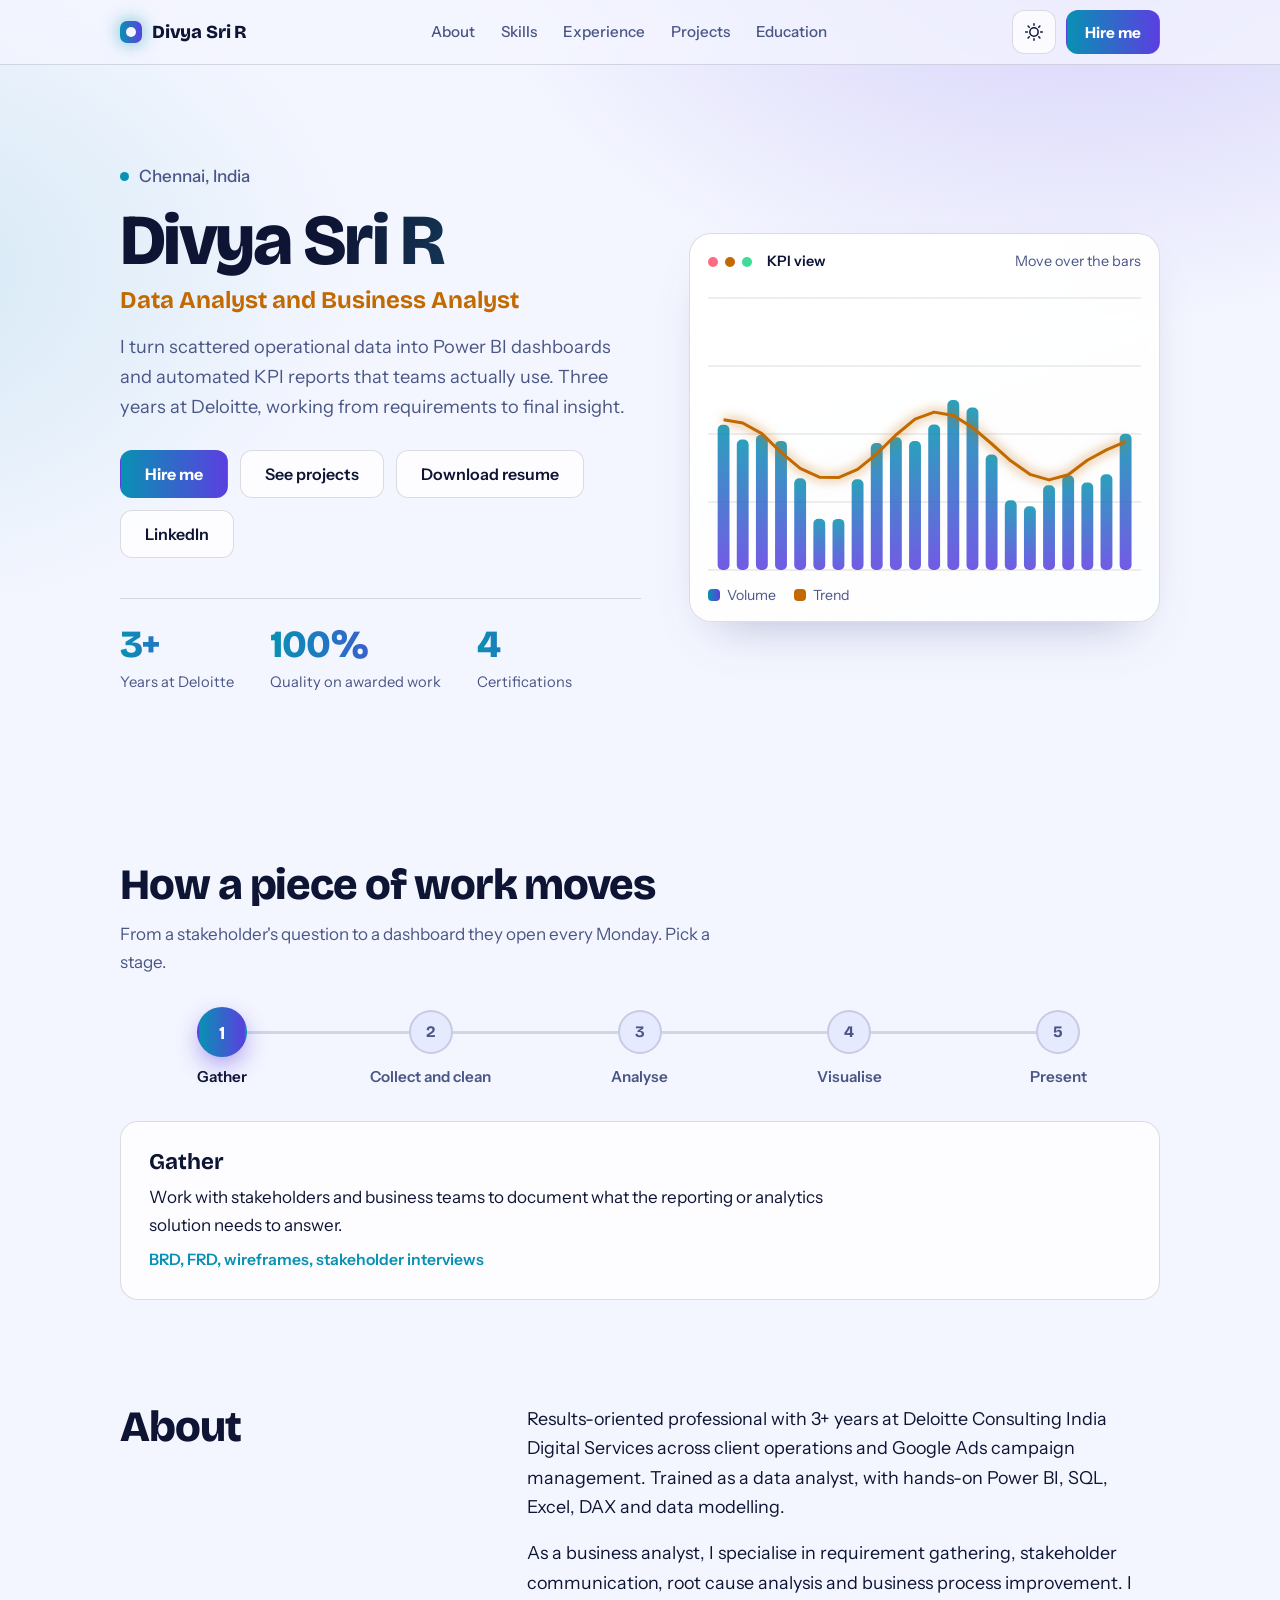
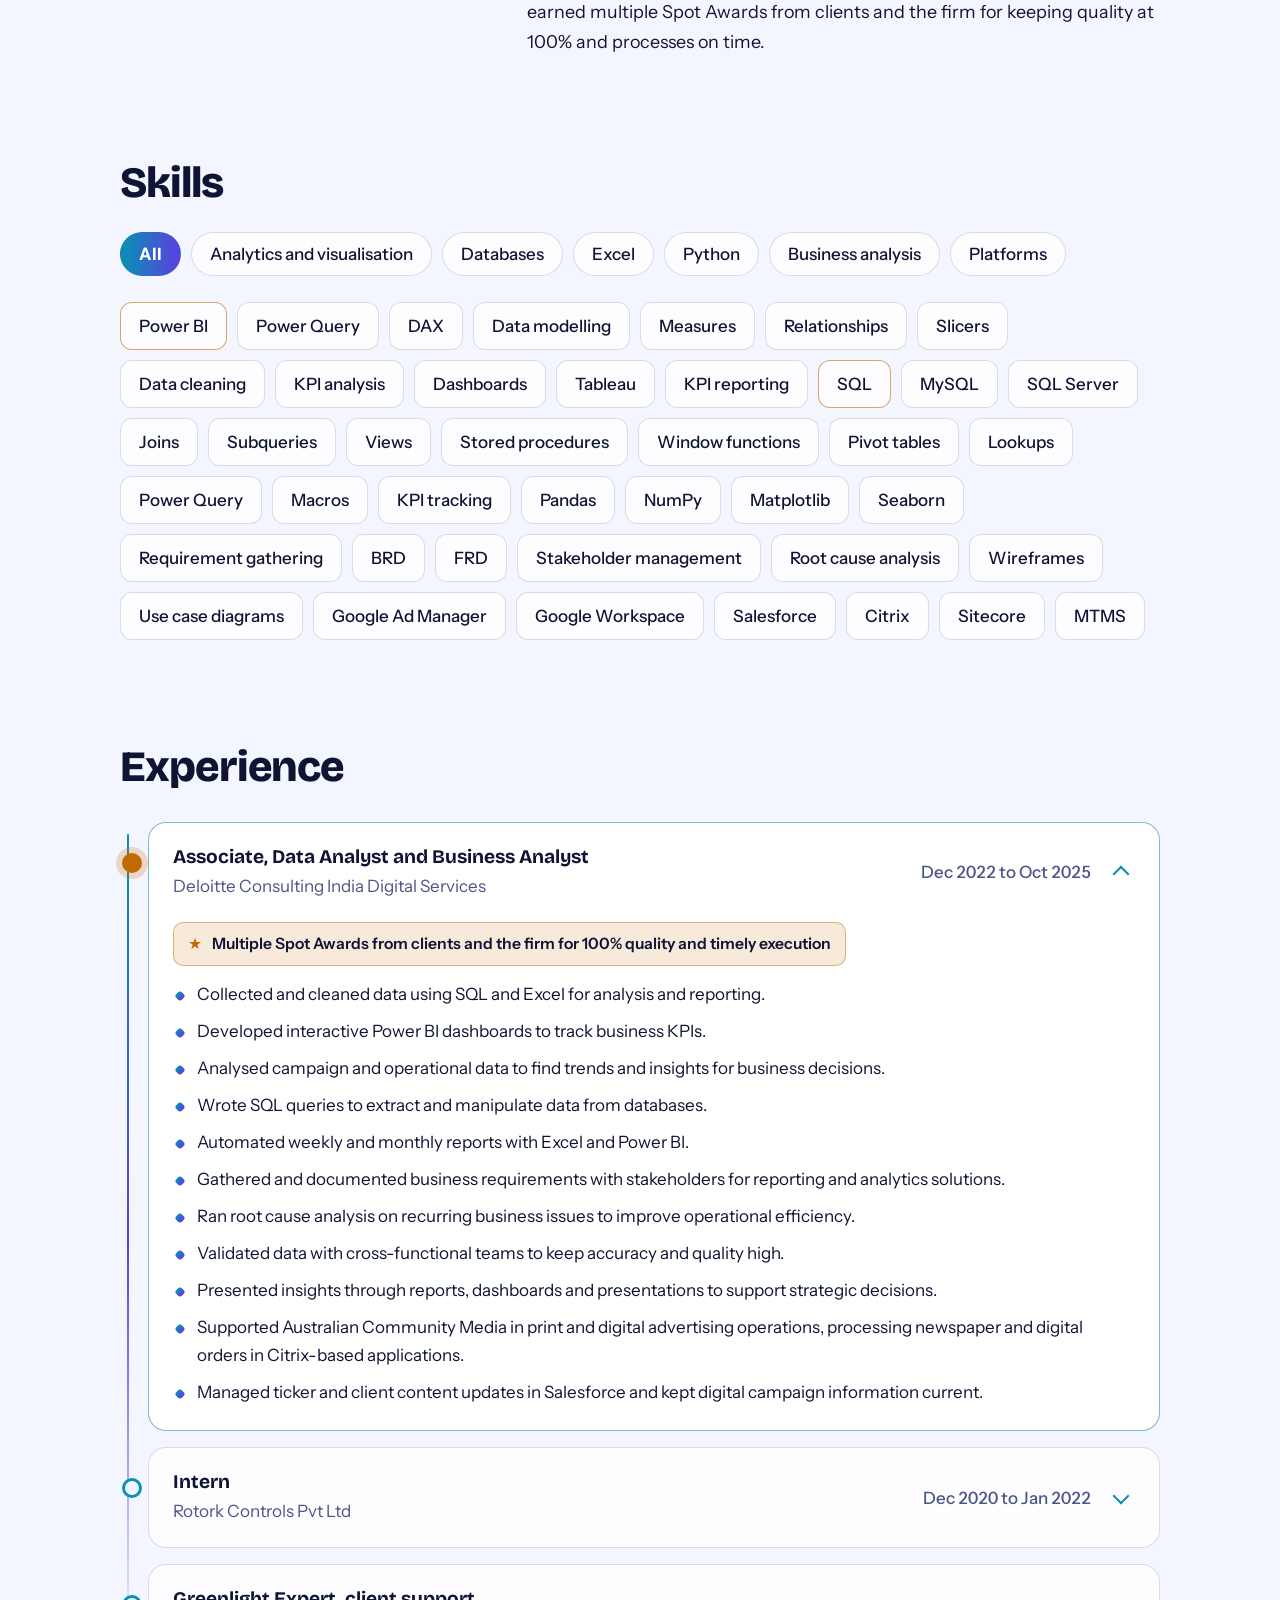
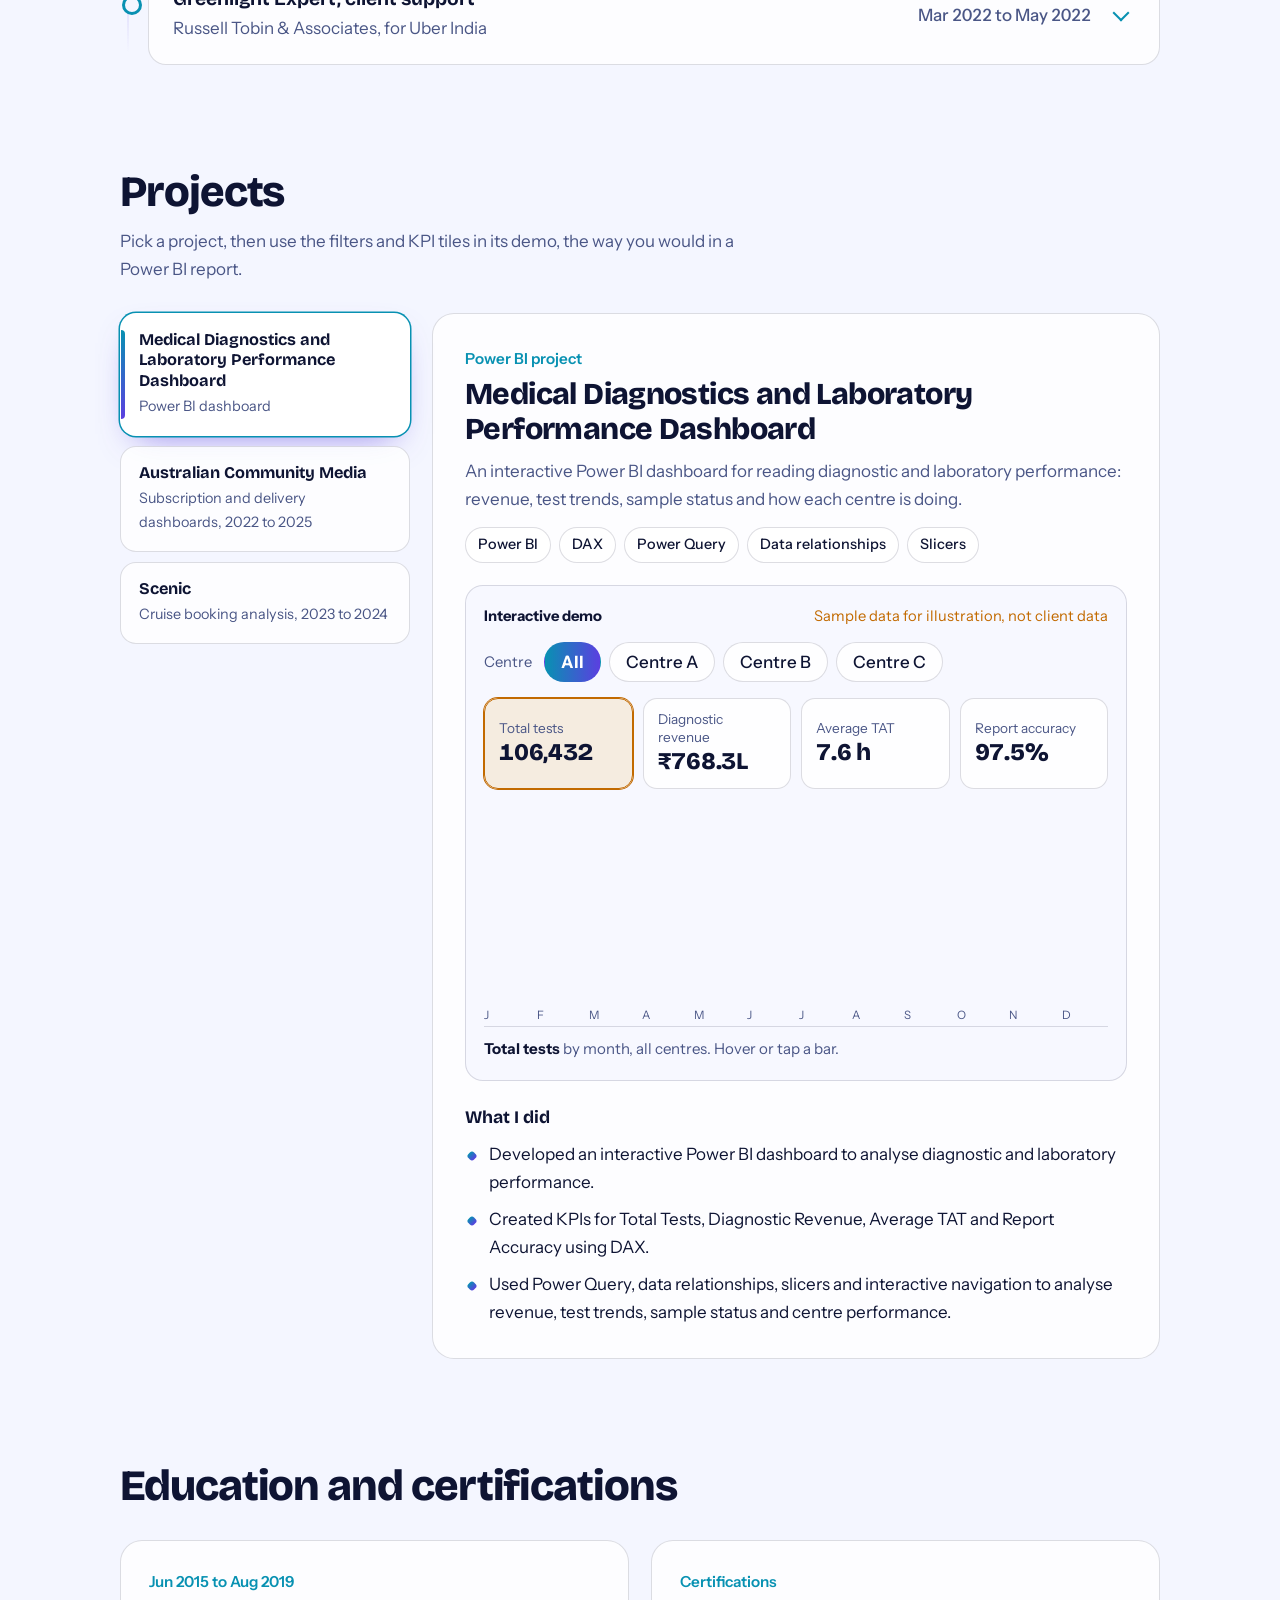
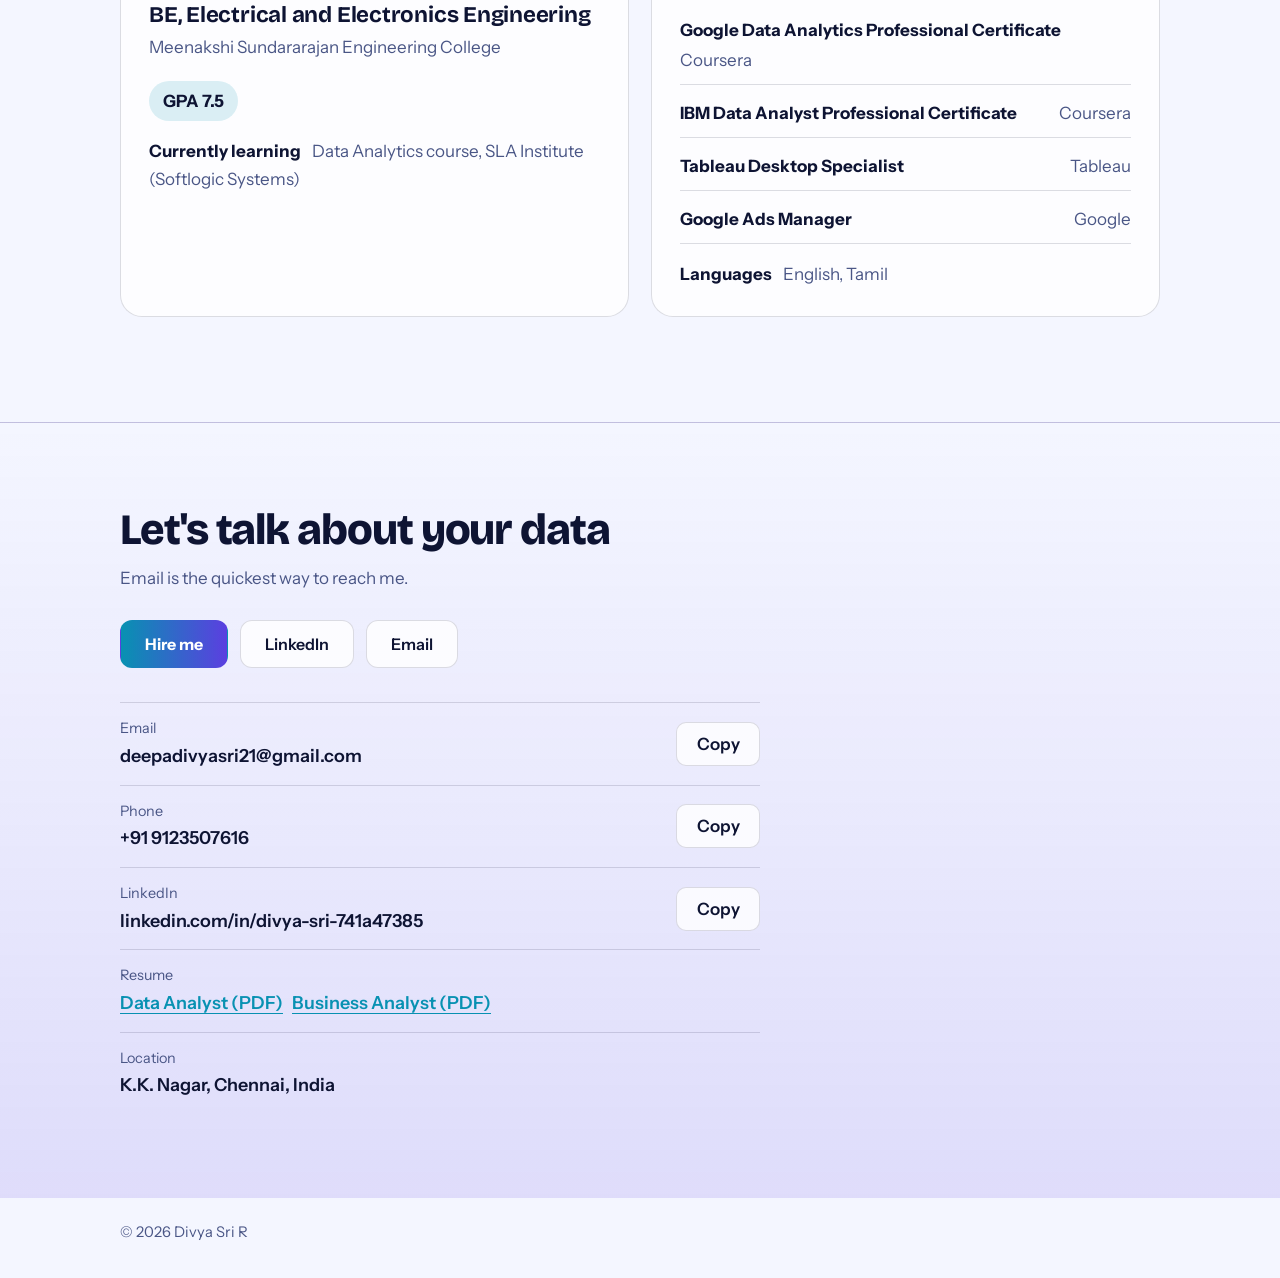
<file: Divya_Sri_R_Portfolio/index.html>
<!doctype html>
<html lang="en">
<head>
<meta charset="utf-8">
<meta name="viewport" content="width=device-width, initial-scale=1, viewport-fit=cover">
<title>Divya Sri R | Data Analyst and Business Analyst</title>
<meta name="description" content="Divya Sri R, Data Analyst and Business Analyst in Chennai. SQL, Power BI, Excel, Tableau. 3+ years at Deloitte.">
<meta name="theme-color" content="#0A0F2C">
<link rel="icon" href="data:image/svg+xml,%3Csvg xmlns=%27http://www.w3.org/2000/svg%27 viewBox=%270 0 64 64%27%3E%3Cdefs%3E%3ClinearGradient id=%27g%27 x1=%270%27 y1=%270%27 x2=%271%27 y2=%271%27%3E%3Cstop offset=%270%27 stop-color=%27%2335e0f2%27/%3E%3Cstop offset=%271%27 stop-color=%27%238b6cff%27/%3E%3C/linearGradient%3E%3C/defs%3E%3Crect width=%2764%27 height=%2764%27 rx=%2716%27 fill=%27url(%23g)%27/%3E%3Ctext x=%2732%27 y=%2744%27 font-size=%2732%27 font-family=%27Arial%27 font-weight=%27bold%27 text-anchor=%27middle%27 fill=%27%23070b22%27%3ED%3C/text%3E%3C/svg%3E">
<meta property="og:title" content="Divya Sri R | Data Analyst and Business Analyst">
<meta property="og:description" content="SQL, Power BI, Excel, Tableau. 3+ years at Deloitte. Chennai, India.">
<meta property="og:type" content="website">
<link rel="preconnect" href="https://fonts.googleapis.com">
<link rel="preconnect" href="https://fonts.gstatic.com" crossorigin>
<link href="https://fonts.googleapis.com/css2?family=Bricolage+Grotesque:opsz,wght@12..96,500;12..96,700;12..96,800&family=Instrument+Sans:wght@400;500;600&display=swap" rel="stylesheet">
<link rel="stylesheet" href="source/css/style.css">
<style>html { scroll-behavior: smooth; }</style>
</head>
<body>
<a class="skip" href="#main">Skip to main content</a>
<div class="topbar" aria-hidden="true"><i></i></div>

<header class="site-header">
  <div class="wrap bar">
    <a class="brand" href="#top" aria-label="Divya Sri R, back to top"><span class="mark" aria-hidden="true"></span>Divya Sri R</a>
    <nav aria-label="Sections">
      <ul>
        <li><a href="#about">About</a></li>
        <li><a href="#skills">Skills</a></li>
        <li><a href="#experience">Experience</a></li>
        <li><a href="#projects">Projects</a></li>
        <li><a href="#education">Education</a></li>
      </ul>
    </nav>
    <div class="bar-actions">
      <button class="icon-btn" id="theme" type="button" aria-label="Switch to light theme" aria-pressed="false">
        <svg viewBox="0 0 24 24" width="20" height="20" aria-hidden="true"><path class="sun" d="M12 4V2m0 20v-2m8-8h2M2 12h2m13.7-5.7 1.4-1.4M4.9 19.1l1.4-1.4m0-11.4L4.9 4.9m14.2 14.2-1.4-1.4M12 7a5 5 0 1 0 0 10 5 5 0 0 0 0-10Z" fill="none" stroke="currentColor" stroke-width="1.8" stroke-linecap="round"/></svg>
      </button>
      <a class="btn btn-solid sm" href="#contact">Hire me</a>
    </div>
  </div>
</header>

<nav class="rail" id="rail" aria-label="Page progress"><div class="rail-line"><i></i></div><ul></ul></nav>

<main id="main">

  <!-- HERO -->
  <section class="hero" id="top" data-label="Intro" aria-labelledby="name">
    <div class="wrap hero-grid">
      <div class="hero-copy">
        <p class="where">Chennai, India</p>
        <h1 id="name">Divya Sri R</h1>
        <p class="role">Data Analyst and Business Analyst</p>
        <p class="lede">I turn scattered operational data into Power BI dashboards and automated KPI reports that teams actually use. Three years at Deloitte, working from requirements to final insight.</p>
        <div class="cta-row">
          <a class="btn btn-solid" href="#contact">Hire me</a>
          <a class="btn" href="#projects">See projects</a>
          <a class="btn" href="assets/Divya_Sri_R_Data_Analyst_Resume.pdf" download>Download resume</a>
          <a class="btn js-linkedin" href="#contact" aria-label="LinkedIn profile">LinkedIn</a>
        </div>
        <dl class="stats">
          <div><dt>Years at Deloitte</dt><dd><span data-count="3" data-suffix="+">3+</span></dd></div>
          <div><dt>Quality on awarded work</dt><dd><span data-count="100" data-suffix="%">100%</span></dd></div>
          <div><dt>Certifications</dt><dd><span data-count="4">4</span></dd></div>
        </dl>
      </div>

      <figure class="viz tilt" aria-label="Decorative interactive chart. Move your pointer across it.">
        <figcaption>
          <span class="dot"></span><span class="dot"></span><span class="dot"></span>
          <b>KPI view</b><em>Move over the bars</em>
        </figcaption>
        <canvas id="chart" role="img" aria-label="Animated bar and line chart that reacts to the pointer"></canvas>
        <div class="legend"><span><i class="k1"></i>Volume</span><span><i class="k2"></i>Trend</span></div>
      </figure>
    </div>
  </section>

  <!-- FLOW -->
  <section class="block" id="flow" data-label="Process" aria-labelledby="flow-h">
    <div class="wrap">
      <h2 id="flow-h">How a piece of work moves</h2>
      <p class="sub">From a stakeholder's question to a dashboard they open every Monday. Pick a stage.</p>

      <div class="pipe" id="pipe" style="--step:0">
        <div class="pipe-track" aria-hidden="true"><i></i><b></b></div>
        <div class="stages" role="tablist" aria-label="Work stages">
          <button role="tab" id="st-0" aria-selected="true" aria-controls="stage-panel" type="button"><span class="n">1</span>Gather</button>
          <button role="tab" id="st-1" aria-selected="false" aria-controls="stage-panel" tabindex="-1" type="button"><span class="n">2</span>Collect and clean</button>
          <button role="tab" id="st-2" aria-selected="false" aria-controls="stage-panel" tabindex="-1" type="button"><span class="n">3</span>Analyse</button>
          <button role="tab" id="st-3" aria-selected="false" aria-controls="stage-panel" tabindex="-1" type="button"><span class="n">4</span>Visualise</button>
          <button role="tab" id="st-4" aria-selected="false" aria-controls="stage-panel" tabindex="-1" type="button"><span class="n">5</span>Present</button>
        </div>
        <div class="stage-panel" id="stage-panel" role="tabpanel" aria-live="polite" tabindex="0">
          <h3 id="stage-title">Gather</h3>
          <p id="stage-text">Work with stakeholders and business teams to document what the reporting or analytics solution needs to answer.</p>
          <p class="tools" id="stage-tools">BRD, FRD, wireframes, stakeholder interviews</p>
        </div>
      </div>
    </div>
  </section>

  <!-- ABOUT -->
  <section class="block" id="about" data-label="About" aria-labelledby="about-h">
    <div class="wrap two">
      <h2 id="about-h">About</h2>
      <div class="prose">
        <p>Results-oriented professional with 3+ years at Deloitte Consulting India Digital Services across client operations and Google Ads campaign management. Trained as a data analyst, with hands-on Power BI, SQL, Excel, DAX and data modelling.</p>
        <p>As a business analyst, I specialise in requirement gathering, stakeholder communication, root cause analysis and business process improvement. I earned multiple Spot Awards from clients and the firm for keeping quality at 100% and processes on time.</p>
      </div>
    </div>
  </section>

  <!-- SKILLS -->
  <section class="block" id="skills" data-label="Skills" aria-labelledby="skills-h">
    <div class="wrap">
      <h2 id="skills-h">Skills</h2>
      <div class="filters" role="group" aria-label="Filter skills">
        <button type="button" class="f on" data-f="all" aria-pressed="true">All</button>
        <button type="button" class="f" data-f="viz" aria-pressed="false">Analytics and visualisation</button>
        <button type="button" class="f" data-f="db" aria-pressed="false">Databases</button>
        <button type="button" class="f" data-f="xl" aria-pressed="false">Excel</button>
        <button type="button" class="f" data-f="py" aria-pressed="false">Python</button>
        <button type="button" class="f" data-f="ba" aria-pressed="false">Business analysis</button>
        <button type="button" class="f" data-f="tools" aria-pressed="false">Platforms</button>
      </div>
      <ul class="chips" id="chips">
        <li data-c="viz" class="hot">Power BI</li><li data-c="viz">Power Query</li><li data-c="viz">DAX</li><li data-c="viz">Data modelling</li><li data-c="viz">Measures</li><li data-c="viz">Relationships</li><li data-c="viz">Slicers</li><li data-c="viz">Data cleaning</li><li data-c="viz">KPI analysis</li><li data-c="viz">Dashboards</li><li data-c="viz">Tableau</li><li data-c="viz">KPI reporting</li>
        <li data-c="db" class="hot">SQL</li><li data-c="db">MySQL</li><li data-c="db">SQL Server</li><li data-c="db">Joins</li><li data-c="db">Subqueries</li><li data-c="db">Views</li><li data-c="db">Stored procedures</li><li data-c="db">Window functions</li>
        <li data-c="xl">Pivot tables</li><li data-c="xl">Lookups</li><li data-c="xl">Power Query</li><li data-c="xl">Macros</li><li data-c="xl">KPI tracking</li>
        <li data-c="py">Pandas</li><li data-c="py">NumPy</li><li data-c="py">Matplotlib</li><li data-c="py">Seaborn</li>
        <li data-c="ba">Requirement gathering</li><li data-c="ba">BRD</li><li data-c="ba">FRD</li><li data-c="ba">Stakeholder management</li><li data-c="ba">Root cause analysis</li><li data-c="ba">Wireframes</li><li data-c="ba">Use case diagrams</li>
        <li data-c="tools">Google Ad Manager</li><li data-c="tools">Google Workspace</li><li data-c="tools">Salesforce</li><li data-c="tools">Citrix</li><li data-c="tools">Sitecore</li><li data-c="tools">MTMS</li>
      </ul>
    </div>
  </section>

  <!-- EXPERIENCE -->
  <section class="block" id="experience" data-label="Experience" aria-labelledby="exp-h">
    <div class="wrap">
      <h2 id="exp-h">Experience</h2>
      <div class="timeline">
        <article class="job open">
          <button class="job-head" type="button" aria-expanded="true" aria-controls="job1">
            <span class="job-title"><b>Associate, Data Analyst and Business Analyst</b><em>Deloitte Consulting India Digital Services</em></span>
            <span class="job-date">Dec 2022 to Oct 2025</span>
            <span class="chev" aria-hidden="true"></span>
          </button>
          <div class="job-body" id="job1"><div>
            <p class="award"><span aria-hidden="true">&#9733;</span> Multiple Spot Awards from clients and the firm for 100% quality and timely execution</p>
            <ul class="bullets">
              <li>Collected and cleaned data using SQL and Excel for analysis and reporting.</li>
              <li>Developed interactive Power BI dashboards to track business KPIs.</li>
              <li>Analysed campaign and operational data to find trends and insights for business decisions.</li>
              <li>Wrote SQL queries to extract and manipulate data from databases.</li>
              <li>Automated weekly and monthly reports with Excel and Power BI.</li>
              <li>Gathered and documented business requirements with stakeholders for reporting and analytics solutions.</li>
              <li>Ran root cause analysis on recurring business issues to improve operational efficiency.</li>
              <li>Validated data with cross-functional teams to keep accuracy and quality high.</li>
              <li>Presented insights through reports, dashboards and presentations to support strategic decisions.</li>
              <li>Supported Australian Community Media in print and digital advertising operations, processing newspaper and digital orders in Citrix-based applications.</li>
              <li>Managed ticker and client content updates in Salesforce and kept digital campaign information current.</li>
            </ul>
          </div></div>
        </article>
        <article class="job">
          <button class="job-head" type="button" aria-expanded="false" aria-controls="job2">
            <span class="job-title"><b>Intern</b><em>Rotork Controls Pvt Ltd</em></span>
            <span class="job-date">Dec 2020 to Jan 2022</span>
            <span class="chev" aria-hidden="true"></span>
          </button>
          <div class="job-body" id="job2"><div>
            <ul class="bullets">
              <li>Supported reporting and documentation for business operations.</li>
              <li>Assisted with process coordination and internal communication.</li>
              <li>Supported senior executives with scheduling, correspondence and report preparation.</li>
              <li>Helped plan and run corporate events and client meetings.</li>
              <li>Reviewed customer purchase orders and processed them in ERP/MTMS, checking order details for accuracy.</li>
              <li>Contributed to improving workflow efficiency.</li>
            </ul>
          </div></div>
        </article>
        <article class="job">
          <button class="job-head" type="button" aria-expanded="false" aria-controls="job3">
            <span class="job-title"><b>Greenlight Expert, client support</b><em>Russell Tobin &amp; Associates, for Uber India</em></span>
            <span class="job-date">Mar 2022 to May 2022</span>
            <span class="chev" aria-hidden="true"></span>
          </button>
          <div class="job-body" id="job3"><div>
            <ul class="bullets">
              <li>Handled service tickets, reviewed queries and supported resolution by the defined process.</li>
            </ul>
          </div></div>
        </article>
      </div>
    </div>
  </section>

  <!-- PROJECTS -->
  <section class="block" id="projects" data-label="Projects" aria-labelledby="proj-h">
    <div class="wrap">
      <h2 id="proj-h">Projects</h2>
      <p class="sub">Pick a project, then use the filters and KPI tiles in its demo, the way you would in a Power BI report.</p>
      <div class="px">
        <div class="px-tabs" id="pxTabs" role="tablist" aria-label="Projects"></div>
        <div class="px-panel" id="pxPanel" role="tabpanel" tabindex="0">
          <p class="meta" id="pxMeta"></p>
          <h3 id="pxTitle"></h3>
          <p class="px-sum" id="pxSum"></p>
          <ul class="chips mini" id="pxTools"></ul>
          <div class="demo">
            <div class="demo-top"><b>Interactive demo</b><em>Sample data for illustration, not client data</em></div>
            <div class="slicers" id="pxSlicers" role="group" aria-label="Filter the demo"></div>
            <div class="kpis" id="pxKpis" role="group" aria-label="Pick a measure to chart"></div>
            <div class="chart" id="pxChart"></div>
            <p class="chart-cap" id="pxCap" aria-live="polite"></p>
          </div>
          <h4>What I did</h4>
          <ul class="bullets" id="pxBullets"></ul>
        </div>
      </div>
      <noscript>
        <ul class="bullets">
          <li>Medical Diagnostics and Laboratory Performance Dashboard (Power BI): KPIs for total tests, diagnostic revenue, average TAT and report accuracy using DAX.</li>
          <li>Australian Community Media (2022 to 2025): Power BI dashboards for subscriptions and delivery performance, built with SQL and Excel.</li>
          <li>Scenic (2023 to 2024): Excel and Power BI reports on cruise bookings and revenue.</li>
        </ul>
      </noscript>
    </div>
  </section>

  <!-- EDUCATION + CERTS -->
  <section class="block" id="education" data-label="Education" aria-labelledby="edu-h">
    <div class="wrap">
      <h2 id="edu-h">Education and certifications</h2>
      <div class="cards edu">
        <article class="card tilt">
          <p class="meta">Jun 2015 to Aug 2019</p>
          <h3>BE, Electrical and Electronics Engineering</h3>
          <p class="card-sub">Meenakshi Sundararajan Engineering College</p>
          <p class="gpa">GPA 7.5</p>
          <p class="learn"><b>Currently learning</b> Data Analytics course, SLA Institute (Softlogic Systems)</p>
        </article>
        <article class="card tilt">
          <p class="meta">Certifications</p>
          <ul class="certs">
            <li><b>Google Data Analytics Professional Certificate</b><span>Coursera</span></li>
            <li><b>IBM Data Analyst Professional Certificate</b><span>Coursera</span></li>
            <li><b>Tableau Desktop Specialist</b><span>Tableau</span></li>
            <li><b>Google Ads Manager</b><span>Google</span></li>
          </ul>
          <p class="langs"><b>Languages</b> English, Tamil</p>
        </article>
      </div>
    </div>
  </section>

  <!-- CONTACT -->
  <section class="contact" id="contact" data-label="Contact" aria-labelledby="contact-h">
    <div class="wrap">
      <h2 id="contact-h">Let's talk about your data</h2>
      <p class="sub">Email is the quickest way to reach me.</p>
      <div class="cta-row">
        <a class="btn btn-solid magnet" href="mailto:deepadivyasri21@gmail.com?subject=Hiring%20enquiry%20for%20Divya%20Sri%20R">Hire me</a>
        <a class="btn js-linkedin" href="#contact" aria-label="LinkedIn profile">LinkedIn</a>
        <a class="btn" href="mailto:deepadivyasri21@gmail.com">Email</a>
      </div>
      <div class="crows">
        <div class="crow"><div><p class="lbl">Email</p><p class="val" id="v-email">deepadivyasri21@gmail.com</p></div><button class="copy" type="button" data-copy="v-email">Copy</button></div>
        <div class="crow"><div><p class="lbl">Phone</p><p class="val" id="v-phone">+91 9123507616</p></div><button class="copy" type="button" data-copy="v-phone">Copy</button></div>
        <div class="crow"><div><p class="lbl">LinkedIn</p><p class="val" id="v-in">linkedin.com/in/divya-sri-741a47385</p></div><button class="copy" type="button" data-copy="v-in">Copy</button></div>
        <div class="crow"><div><p class="lbl">Resume</p><p class="val"><a class="rlink" href="assets/Divya_Sri_R_Data_Analyst_Resume.pdf" download>Data Analyst (PDF)</a> &nbsp; <a class="rlink" href="assets/Divya_Sri_R_Business_Analyst_Resume.pdf" download>Business Analyst (PDF)</a></p></div></div>
        <div class="crow"><div><p class="lbl">Location</p><p class="val">K.K. Nagar, Chennai, India</p></div></div>
      </div>
    </div>
  </section>
</main>

<footer><div class="wrap">&copy; 2026 Divya Sri R</div></footer>
<a class="fab btn btn-solid" id="fab" href="#contact" aria-label="Scroll to contact section">Hire me</a>
<div class="toast" id="toast" role="status" aria-live="polite"></div>
<script src="source/js/main.js"></script>
</body>
</html>
</file>
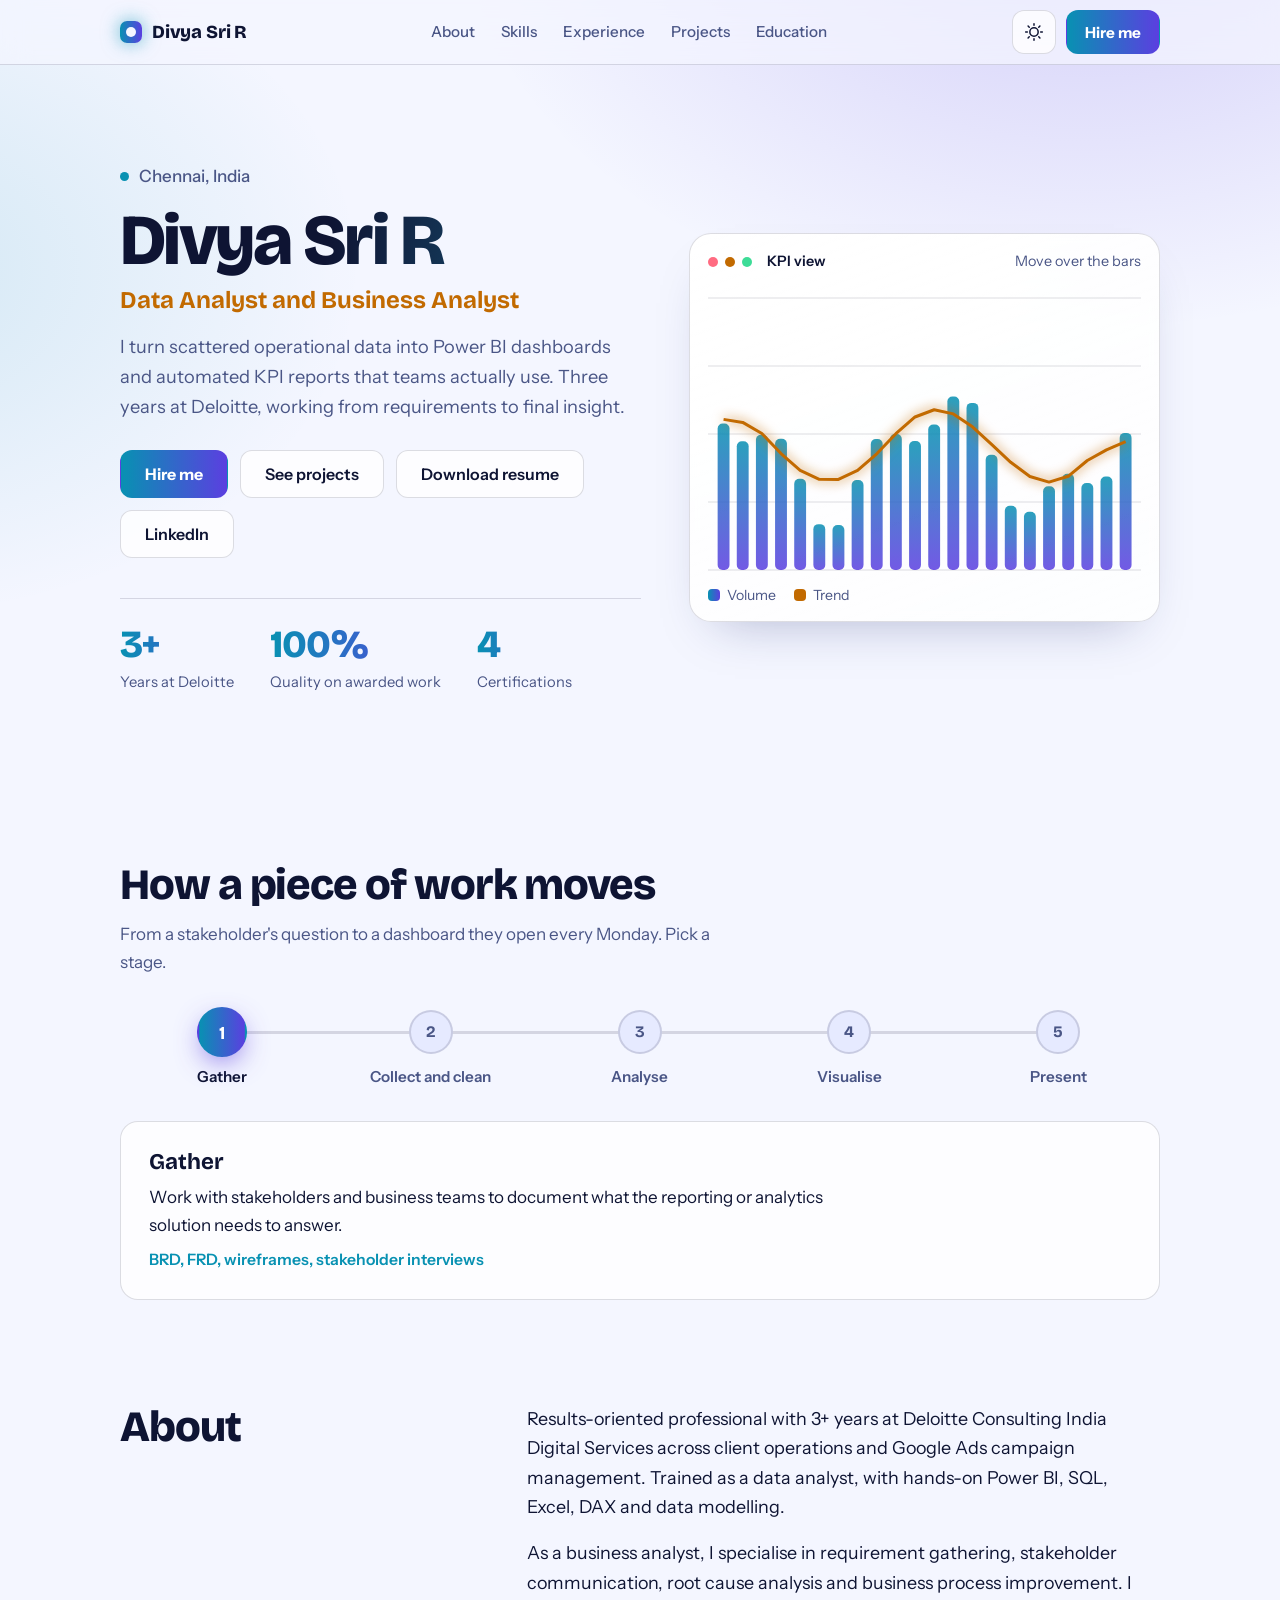
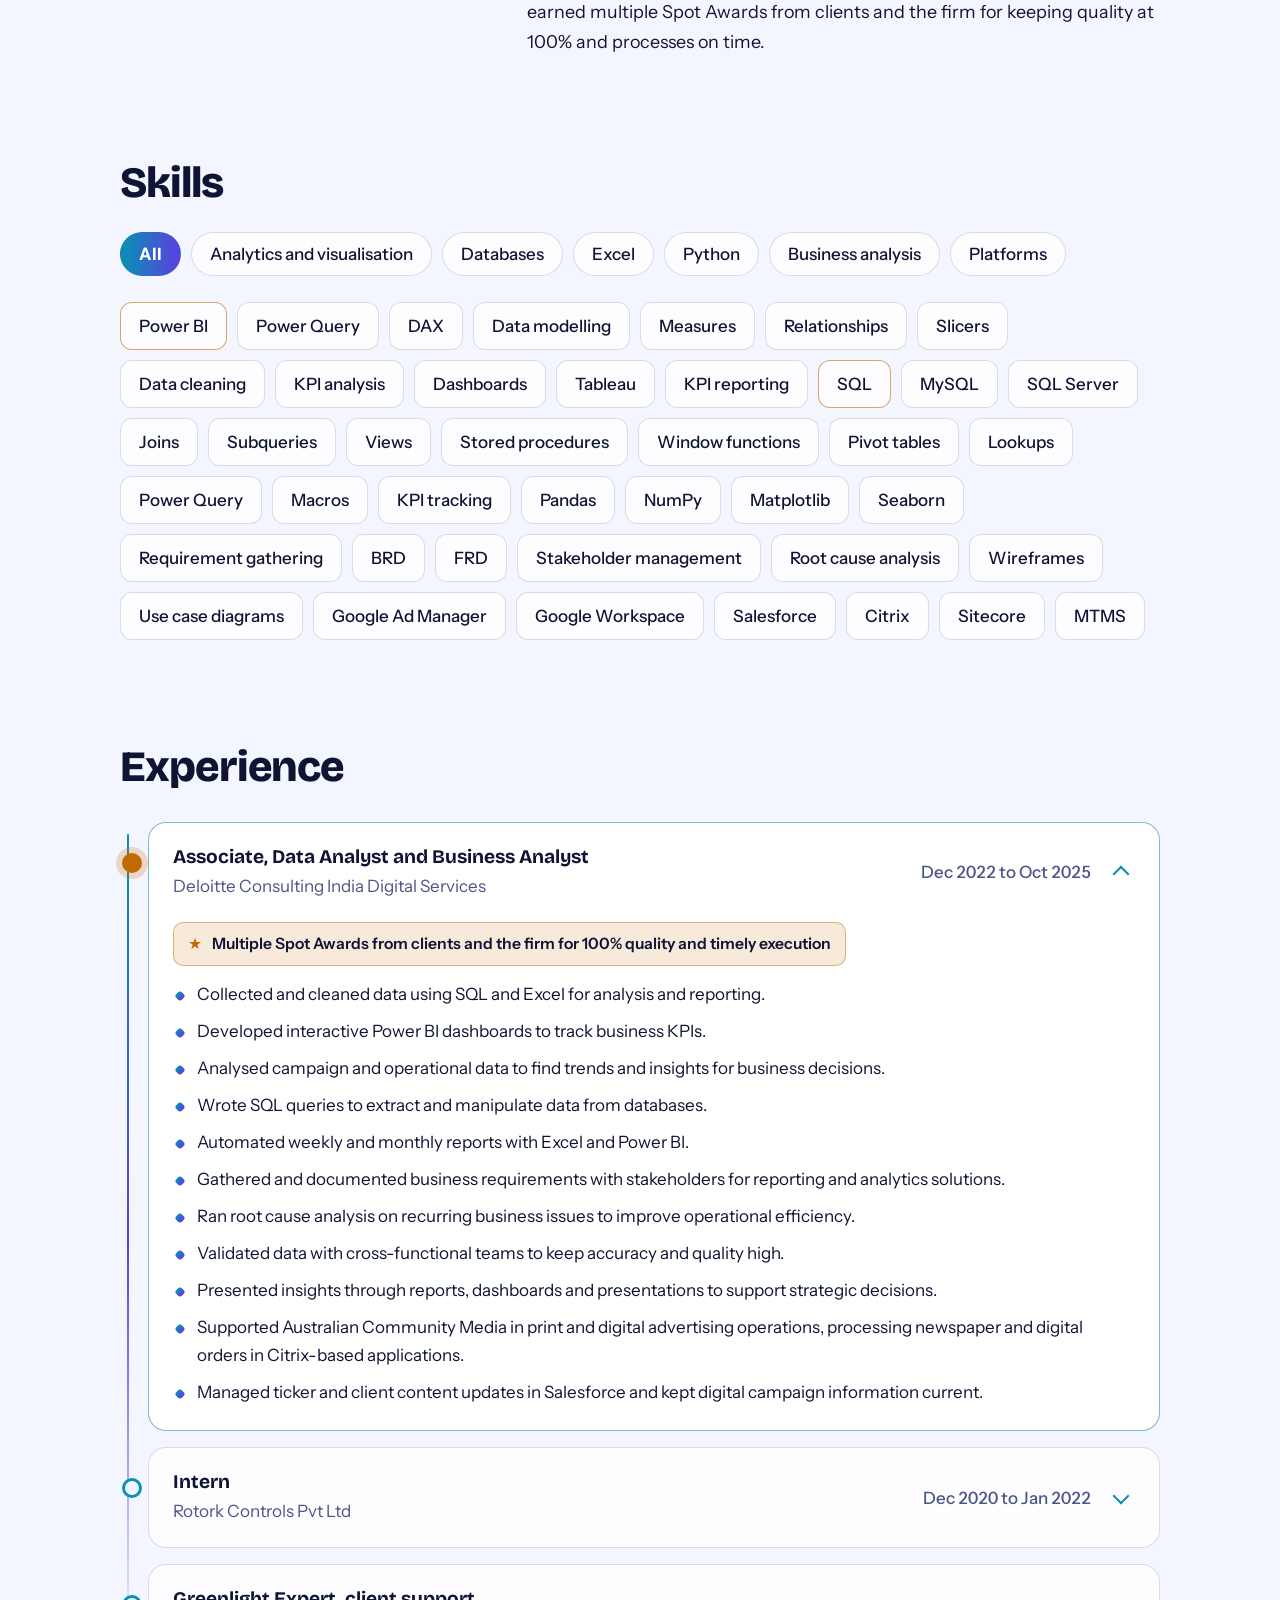
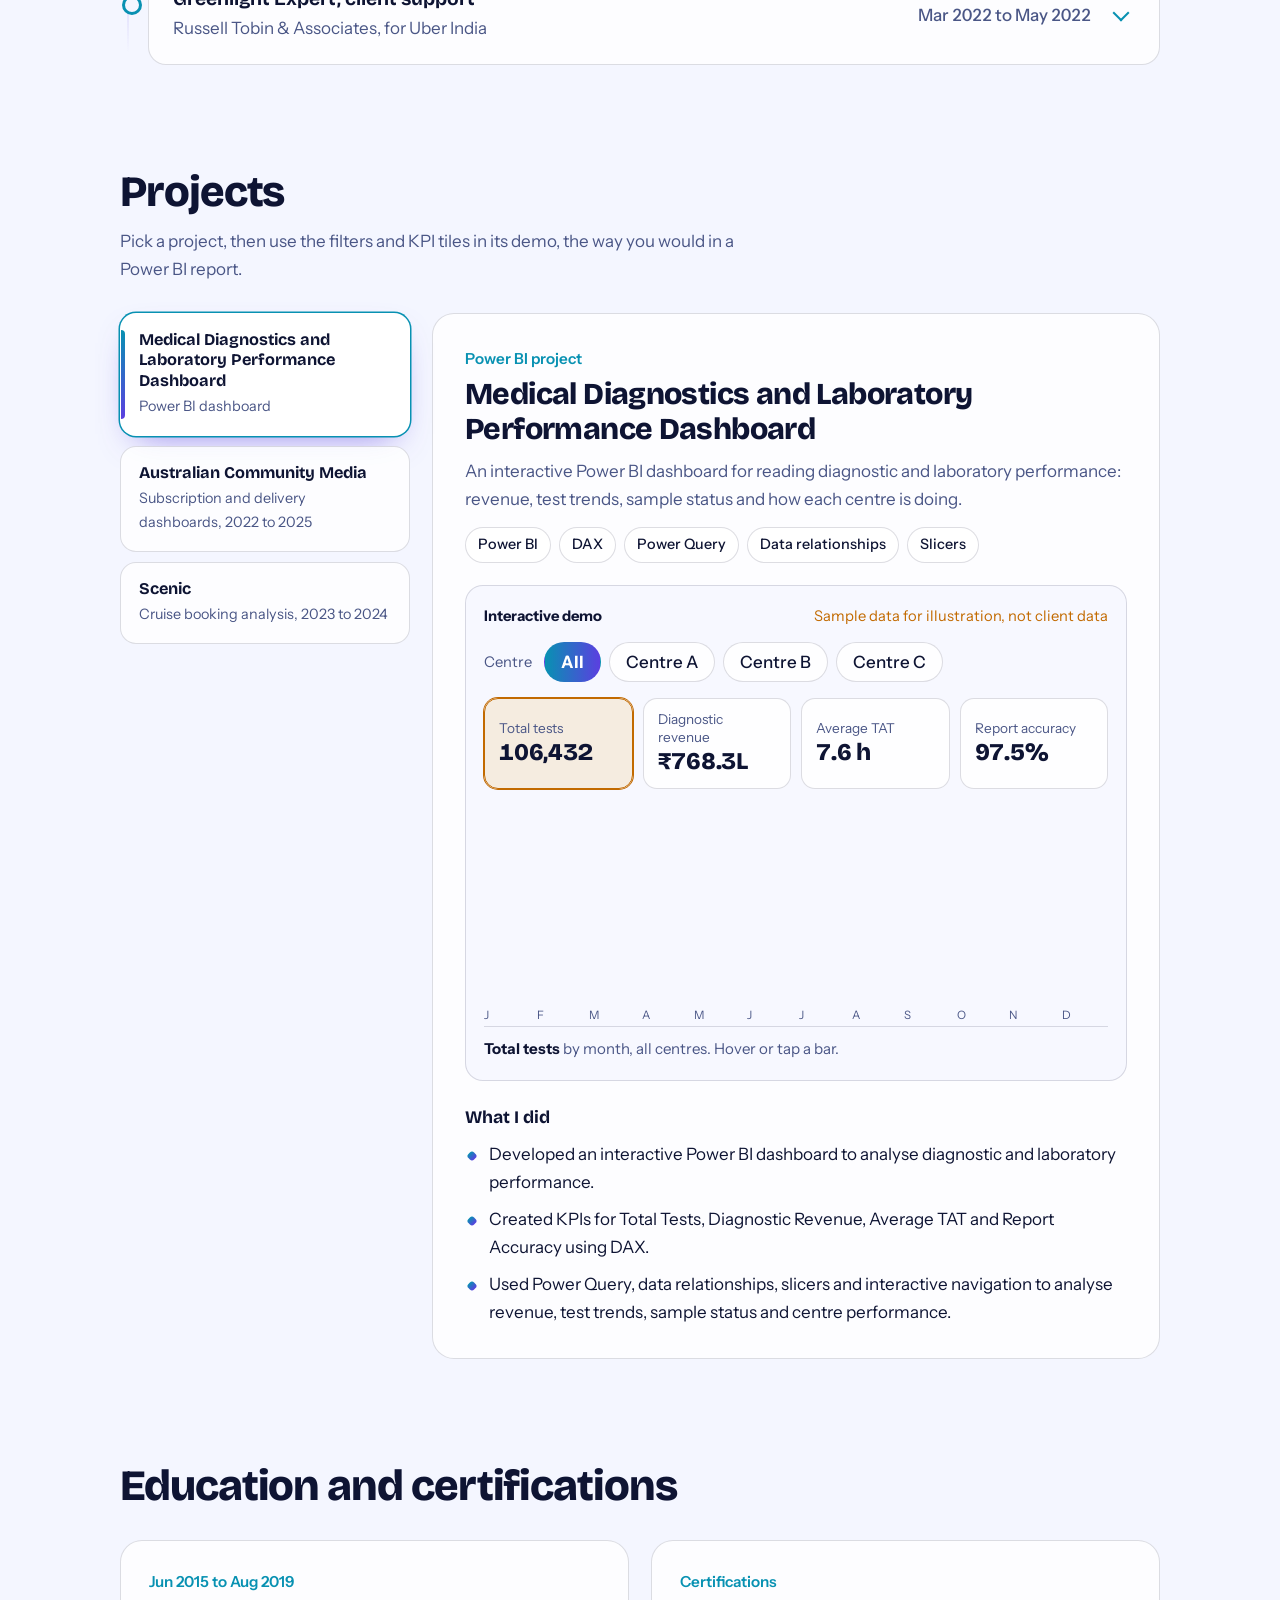
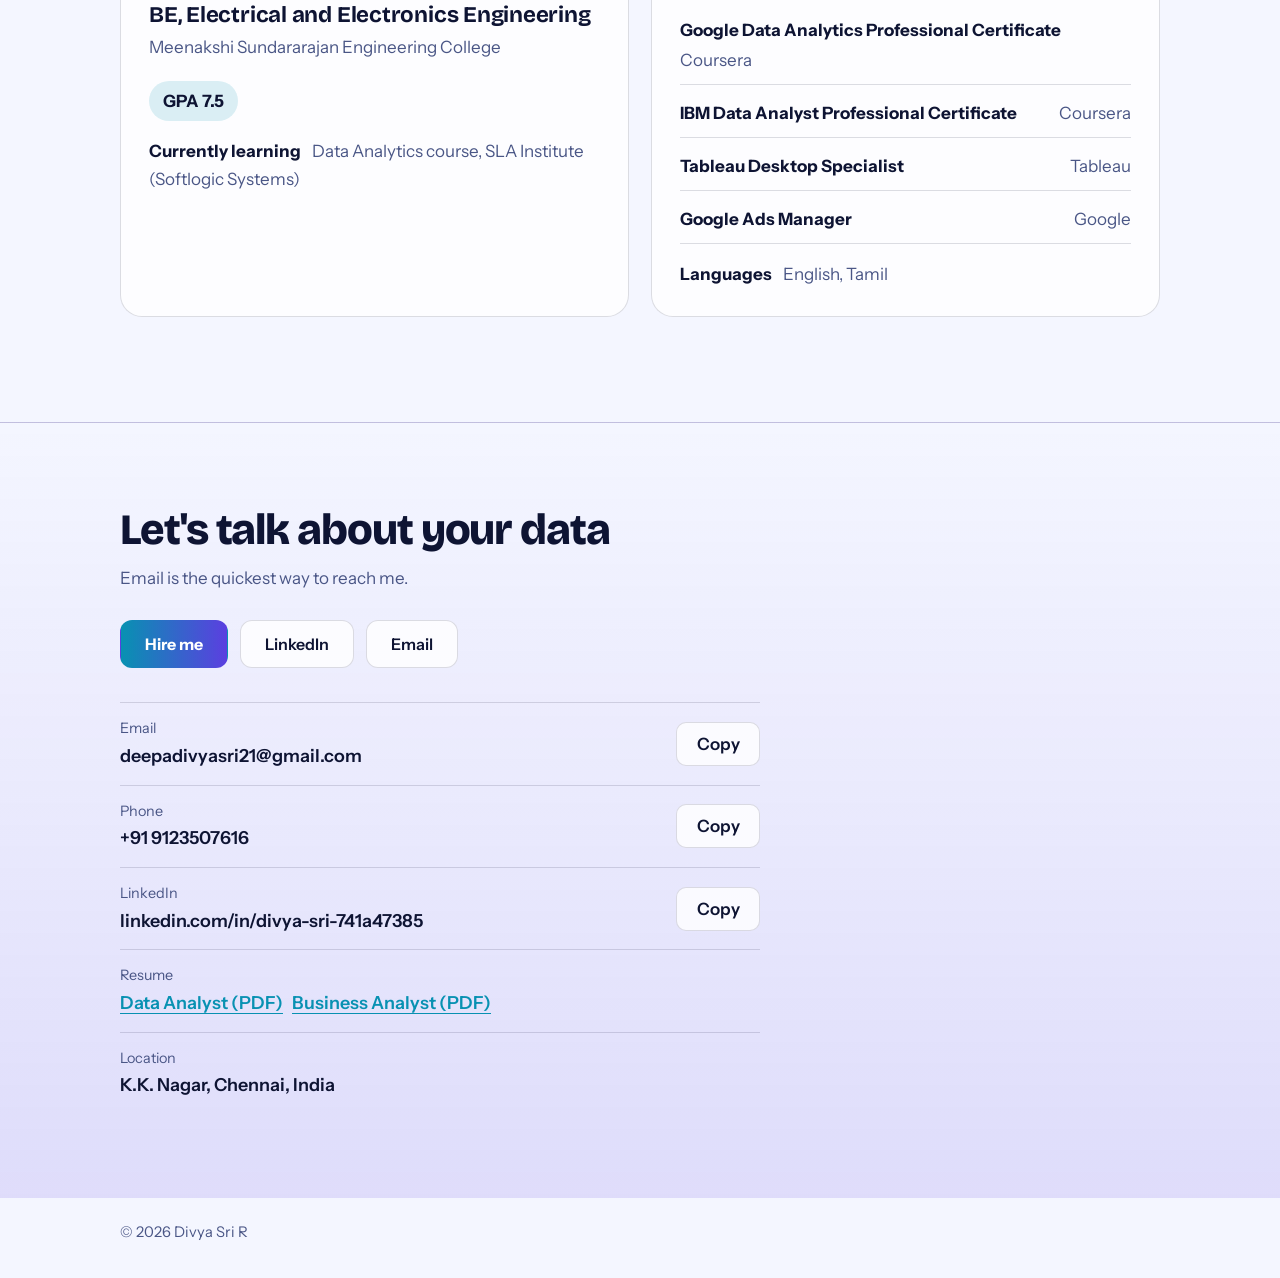
<file: Divya_Sri_R_Portfolio/source/index.html>
<!doctype html>
<html lang="en">
<head>
<meta charset="utf-8">
<meta name="viewport" content="width=device-width, initial-scale=1, viewport-fit=cover">
<title>Divya Sri R | Data Analyst and Business Analyst</title>
<meta name="description" content="Divya Sri R, Data Analyst and Business Analyst in Chennai. SQL, Power BI, Excel, Tableau. 3+ years at Deloitte.">
<meta name="theme-color" content="#0A0F2C">
<link rel="icon" href="data:image/svg+xml,%3Csvg xmlns=%27http://www.w3.org/2000/svg%27 viewBox=%270 0 64 64%27%3E%3Cdefs%3E%3ClinearGradient id=%27g%27 x1=%270%27 y1=%270%27 x2=%271%27 y2=%271%27%3E%3Cstop offset=%270%27 stop-color=%27%2335e0f2%27/%3E%3Cstop offset=%271%27 stop-color=%27%238b6cff%27/%3E%3C/linearGradient%3E%3C/defs%3E%3Crect width=%2764%27 height=%2764%27 rx=%2716%27 fill=%27url(%23g)%27/%3E%3Ctext x=%2732%27 y=%2744%27 font-size=%2732%27 font-family=%27Arial%27 font-weight=%27bold%27 text-anchor=%27middle%27 fill=%27%23070b22%27%3ED%3C/text%3E%3C/svg%3E">
<meta property="og:title" content="Divya Sri R | Data Analyst and Business Analyst">
<meta property="og:description" content="SQL, Power BI, Excel, Tableau. 3+ years at Deloitte. Chennai, India.">
<meta property="og:type" content="website">
<link rel="preconnect" href="https://fonts.googleapis.com">
<link rel="preconnect" href="https://fonts.gstatic.com" crossorigin>
<link href="https://fonts.googleapis.com/css2?family=Bricolage+Grotesque:opsz,wght@12..96,500;12..96,700;12..96,800&family=Instrument+Sans:wght@400;500;600&display=swap" rel="stylesheet">
<link rel="stylesheet" href="css/style.css">
<style>html { scroll-behavior: smooth; }</style>
</head>
<body>
<a class="skip" href="#main">Skip to main content</a>
<div class="topbar" aria-hidden="true"><i></i></div>

<header class="site-header">
  <div class="wrap bar">
    <a class="brand" href="#top" aria-label="Divya Sri R, back to top"><span class="mark" aria-hidden="true"></span>Divya Sri R</a>
    <nav aria-label="Sections">
      <ul>
        <li><a href="#about">About</a></li>
        <li><a href="#skills">Skills</a></li>
        <li><a href="#experience">Experience</a></li>
        <li><a href="#projects">Projects</a></li>
        <li><a href="#education">Education</a></li>
      </ul>
    </nav>
    <div class="bar-actions">
      <button class="icon-btn" id="theme" type="button" aria-label="Switch to light theme" aria-pressed="false">
        <svg viewBox="0 0 24 24" width="20" height="20" aria-hidden="true"><path class="sun" d="M12 4V2m0 20v-2m8-8h2M2 12h2m13.7-5.7 1.4-1.4M4.9 19.1l1.4-1.4m0-11.4L4.9 4.9m14.2 14.2-1.4-1.4M12 7a5 5 0 1 0 0 10 5 5 0 0 0 0-10Z" fill="none" stroke="currentColor" stroke-width="1.8" stroke-linecap="round"/></svg>
      </button>
      <a class="btn btn-solid sm" href="#contact">Hire me</a>
    </div>
  </div>
</header>

<nav class="rail" id="rail" aria-label="Page progress"><div class="rail-line"><i></i></div><ul></ul></nav>

<main id="main">

  <!-- HERO -->
  <section class="hero" id="top" data-label="Intro" aria-labelledby="name">
    <div class="wrap hero-grid">
      <div class="hero-copy">
        <p class="where">Chennai, India</p>
        <h1 id="name">Divya Sri R</h1>
        <p class="role">Data Analyst and Business Analyst</p>
        <p class="lede">I turn scattered operational data into Power BI dashboards and automated KPI reports that teams actually use. Three years at Deloitte, working from requirements to final insight.</p>
        <div class="cta-row">
          <a class="btn btn-solid" href="#contact">Hire me</a>
          <a class="btn" href="#projects">See projects</a>
          <a class="btn" href="assets/Divya_Sri_R_Data_Analyst_Resume.pdf" download>Download resume</a>
          <a class="btn js-linkedin" href="#contact" aria-label="LinkedIn profile">LinkedIn</a>
        </div>
        <dl class="stats">
          <div><dt>Years at Deloitte</dt><dd><span data-count="3" data-suffix="+">3+</span></dd></div>
          <div><dt>Quality on awarded work</dt><dd><span data-count="100" data-suffix="%">100%</span></dd></div>
          <div><dt>Certifications</dt><dd><span data-count="4">4</span></dd></div>
        </dl>
      </div>

      <figure class="viz tilt" aria-label="Decorative interactive chart. Move your pointer across it.">
        <figcaption>
          <span class="dot"></span><span class="dot"></span><span class="dot"></span>
          <b>KPI view</b><em>Move over the bars</em>
        </figcaption>
        <canvas id="chart" role="img" aria-label="Animated bar and line chart that reacts to the pointer"></canvas>
        <div class="legend"><span><i class="k1"></i>Volume</span><span><i class="k2"></i>Trend</span></div>
      </figure>
    </div>
  </section>

  <!-- FLOW -->
  <section class="block" id="flow" data-label="Process" aria-labelledby="flow-h">
    <div class="wrap">
      <h2 id="flow-h">How a piece of work moves</h2>
      <p class="sub">From a stakeholder's question to a dashboard they open every Monday. Pick a stage.</p>

      <div class="pipe" id="pipe" style="--step:0">
        <div class="pipe-track" aria-hidden="true"><i></i><b></b></div>
        <div class="stages" role="tablist" aria-label="Work stages">
          <button role="tab" id="st-0" aria-selected="true" aria-controls="stage-panel" type="button"><span class="n">1</span>Gather</button>
          <button role="tab" id="st-1" aria-selected="false" aria-controls="stage-panel" tabindex="-1" type="button"><span class="n">2</span>Collect and clean</button>
          <button role="tab" id="st-2" aria-selected="false" aria-controls="stage-panel" tabindex="-1" type="button"><span class="n">3</span>Analyse</button>
          <button role="tab" id="st-3" aria-selected="false" aria-controls="stage-panel" tabindex="-1" type="button"><span class="n">4</span>Visualise</button>
          <button role="tab" id="st-4" aria-selected="false" aria-controls="stage-panel" tabindex="-1" type="button"><span class="n">5</span>Present</button>
        </div>
        <div class="stage-panel" id="stage-panel" role="tabpanel" aria-live="polite" tabindex="0">
          <h3 id="stage-title">Gather</h3>
          <p id="stage-text">Work with stakeholders and business teams to document what the reporting or analytics solution needs to answer.</p>
          <p class="tools" id="stage-tools">BRD, FRD, wireframes, stakeholder interviews</p>
        </div>
      </div>
    </div>
  </section>

  <!-- ABOUT -->
  <section class="block" id="about" data-label="About" aria-labelledby="about-h">
    <div class="wrap two">
      <h2 id="about-h">About</h2>
      <div class="prose">
        <p>Results-oriented professional with 3+ years at Deloitte Consulting India Digital Services across client operations and Google Ads campaign management. Trained as a data analyst, with hands-on Power BI, SQL, Excel, DAX and data modelling.</p>
        <p>As a business analyst, I specialise in requirement gathering, stakeholder communication, root cause analysis and business process improvement. I earned multiple Spot Awards from clients and the firm for keeping quality at 100% and processes on time.</p>
      </div>
    </div>
  </section>

  <!-- SKILLS -->
  <section class="block" id="skills" data-label="Skills" aria-labelledby="skills-h">
    <div class="wrap">
      <h2 id="skills-h">Skills</h2>
      <div class="filters" role="group" aria-label="Filter skills">
        <button type="button" class="f on" data-f="all" aria-pressed="true">All</button>
        <button type="button" class="f" data-f="viz" aria-pressed="false">Analytics and visualisation</button>
        <button type="button" class="f" data-f="db" aria-pressed="false">Databases</button>
        <button type="button" class="f" data-f="xl" aria-pressed="false">Excel</button>
        <button type="button" class="f" data-f="py" aria-pressed="false">Python</button>
        <button type="button" class="f" data-f="ba" aria-pressed="false">Business analysis</button>
        <button type="button" class="f" data-f="tools" aria-pressed="false">Platforms</button>
      </div>
      <ul class="chips" id="chips">
        <li data-c="viz" class="hot">Power BI</li><li data-c="viz">Power Query</li><li data-c="viz">DAX</li><li data-c="viz">Data modelling</li><li data-c="viz">Measures</li><li data-c="viz">Relationships</li><li data-c="viz">Slicers</li><li data-c="viz">Data cleaning</li><li data-c="viz">KPI analysis</li><li data-c="viz">Dashboards</li><li data-c="viz">Tableau</li><li data-c="viz">KPI reporting</li>
        <li data-c="db" class="hot">SQL</li><li data-c="db">MySQL</li><li data-c="db">SQL Server</li><li data-c="db">Joins</li><li data-c="db">Subqueries</li><li data-c="db">Views</li><li data-c="db">Stored procedures</li><li data-c="db">Window functions</li>
        <li data-c="xl">Pivot tables</li><li data-c="xl">Lookups</li><li data-c="xl">Power Query</li><li data-c="xl">Macros</li><li data-c="xl">KPI tracking</li>
        <li data-c="py">Pandas</li><li data-c="py">NumPy</li><li data-c="py">Matplotlib</li><li data-c="py">Seaborn</li>
        <li data-c="ba">Requirement gathering</li><li data-c="ba">BRD</li><li data-c="ba">FRD</li><li data-c="ba">Stakeholder management</li><li data-c="ba">Root cause analysis</li><li data-c="ba">Wireframes</li><li data-c="ba">Use case diagrams</li>
        <li data-c="tools">Google Ad Manager</li><li data-c="tools">Google Workspace</li><li data-c="tools">Salesforce</li><li data-c="tools">Citrix</li><li data-c="tools">Sitecore</li><li data-c="tools">MTMS</li>
      </ul>
    </div>
  </section>

  <!-- EXPERIENCE -->
  <section class="block" id="experience" data-label="Experience" aria-labelledby="exp-h">
    <div class="wrap">
      <h2 id="exp-h">Experience</h2>
      <div class="timeline">
        <article class="job open">
          <button class="job-head" type="button" aria-expanded="true" aria-controls="job1">
            <span class="job-title"><b>Associate, Data Analyst and Business Analyst</b><em>Deloitte Consulting India Digital Services</em></span>
            <span class="job-date">Dec 2022 to Oct 2025</span>
            <span class="chev" aria-hidden="true"></span>
          </button>
          <div class="job-body" id="job1"><div>
            <p class="award"><span aria-hidden="true">&#9733;</span> Multiple Spot Awards from clients and the firm for 100% quality and timely execution</p>
            <ul class="bullets">
              <li>Collected and cleaned data using SQL and Excel for analysis and reporting.</li>
              <li>Developed interactive Power BI dashboards to track business KPIs.</li>
              <li>Analysed campaign and operational data to find trends and insights for business decisions.</li>
              <li>Wrote SQL queries to extract and manipulate data from databases.</li>
              <li>Automated weekly and monthly reports with Excel and Power BI.</li>
              <li>Gathered and documented business requirements with stakeholders for reporting and analytics solutions.</li>
              <li>Ran root cause analysis on recurring business issues to improve operational efficiency.</li>
              <li>Validated data with cross-functional teams to keep accuracy and quality high.</li>
              <li>Presented insights through reports, dashboards and presentations to support strategic decisions.</li>
              <li>Supported Australian Community Media in print and digital advertising operations, processing newspaper and digital orders in Citrix-based applications.</li>
              <li>Managed ticker and client content updates in Salesforce and kept digital campaign information current.</li>
            </ul>
          </div></div>
        </article>
        <article class="job">
          <button class="job-head" type="button" aria-expanded="false" aria-controls="job2">
            <span class="job-title"><b>Intern</b><em>Rotork Controls Pvt Ltd</em></span>
            <span class="job-date">Dec 2020 to Jan 2022</span>
            <span class="chev" aria-hidden="true"></span>
          </button>
          <div class="job-body" id="job2"><div>
            <ul class="bullets">
              <li>Supported reporting and documentation for business operations.</li>
              <li>Assisted with process coordination and internal communication.</li>
              <li>Supported senior executives with scheduling, correspondence and report preparation.</li>
              <li>Helped plan and run corporate events and client meetings.</li>
              <li>Reviewed customer purchase orders and processed them in ERP/MTMS, checking order details for accuracy.</li>
              <li>Contributed to improving workflow efficiency.</li>
            </ul>
          </div></div>
        </article>
        <article class="job">
          <button class="job-head" type="button" aria-expanded="false" aria-controls="job3">
            <span class="job-title"><b>Greenlight Expert, client support</b><em>Russell Tobin &amp; Associates, for Uber India</em></span>
            <span class="job-date">Mar 2022 to May 2022</span>
            <span class="chev" aria-hidden="true"></span>
          </button>
          <div class="job-body" id="job3"><div>
            <ul class="bullets">
              <li>Handled service tickets, reviewed queries and supported resolution by the defined process.</li>
            </ul>
          </div></div>
        </article>
      </div>
    </div>
  </section>

  <!-- PROJECTS -->
  <section class="block" id="projects" data-label="Projects" aria-labelledby="proj-h">
    <div class="wrap">
      <h2 id="proj-h">Projects</h2>
      <p class="sub">Pick a project, then use the filters and KPI tiles in its demo, the way you would in a Power BI report.</p>
      <div class="px">
        <div class="px-tabs" id="pxTabs" role="tablist" aria-label="Projects"></div>
        <div class="px-panel" id="pxPanel" role="tabpanel" tabindex="0">
          <p class="meta" id="pxMeta"></p>
          <h3 id="pxTitle"></h3>
          <p class="px-sum" id="pxSum"></p>
          <ul class="chips mini" id="pxTools"></ul>
          <div class="demo">
            <div class="demo-top"><b>Interactive demo</b><em>Sample data for illustration, not client data</em></div>
            <div class="slicers" id="pxSlicers" role="group" aria-label="Filter the demo"></div>
            <div class="kpis" id="pxKpis" role="group" aria-label="Pick a measure to chart"></div>
            <div class="chart" id="pxChart"></div>
            <p class="chart-cap" id="pxCap" aria-live="polite"></p>
          </div>
          <h4>What I did</h4>
          <ul class="bullets" id="pxBullets"></ul>
        </div>
      </div>
      <noscript>
        <ul class="bullets">
          <li>Medical Diagnostics and Laboratory Performance Dashboard (Power BI): KPIs for total tests, diagnostic revenue, average TAT and report accuracy using DAX.</li>
          <li>Australian Community Media (2022 to 2025): Power BI dashboards for subscriptions and delivery performance, built with SQL and Excel.</li>
          <li>Scenic (2023 to 2024): Excel and Power BI reports on cruise bookings and revenue.</li>
        </ul>
      </noscript>
    </div>
  </section>

  <!-- EDUCATION + CERTS -->
  <section class="block" id="education" data-label="Education" aria-labelledby="edu-h">
    <div class="wrap">
      <h2 id="edu-h">Education and certifications</h2>
      <div class="cards edu">
        <article class="card tilt">
          <p class="meta">Jun 2015 to Aug 2019</p>
          <h3>BE, Electrical and Electronics Engineering</h3>
          <p class="card-sub">Meenakshi Sundararajan Engineering College</p>
          <p class="gpa">GPA 7.5</p>
          <p class="learn"><b>Currently learning</b> Data Analytics course, SLA Institute (Softlogic Systems)</p>
        </article>
        <article class="card tilt">
          <p class="meta">Certifications</p>
          <ul class="certs">
            <li><b>Google Data Analytics Professional Certificate</b><span>Coursera</span></li>
            <li><b>IBM Data Analyst Professional Certificate</b><span>Coursera</span></li>
            <li><b>Tableau Desktop Specialist</b><span>Tableau</span></li>
            <li><b>Google Ads Manager</b><span>Google</span></li>
          </ul>
          <p class="langs"><b>Languages</b> English, Tamil</p>
        </article>
      </div>
    </div>
  </section>

  <!-- CONTACT -->
  <section class="contact" id="contact" data-label="Contact" aria-labelledby="contact-h">
    <div class="wrap">
      <h2 id="contact-h">Let's talk about your data</h2>
      <p class="sub">Email is the quickest way to reach me.</p>
      <div class="cta-row">
        <a class="btn btn-solid magnet" href="mailto:deepadivyasri21@gmail.com?subject=Hiring%20enquiry%20for%20Divya%20Sri%20R">Hire me</a>
        <a class="btn js-linkedin" href="#contact" aria-label="LinkedIn profile">LinkedIn</a>
        <a class="btn" href="mailto:deepadivyasri21@gmail.com">Email</a>
      </div>
      <div class="crows">
        <div class="crow"><div><p class="lbl">Email</p><p class="val" id="v-email">deepadivyasri21@gmail.com</p></div><button class="copy" type="button" data-copy="v-email">Copy</button></div>
        <div class="crow"><div><p class="lbl">Phone</p><p class="val" id="v-phone">+91 9123507616</p></div><button class="copy" type="button" data-copy="v-phone">Copy</button></div>
        <div class="crow"><div><p class="lbl">LinkedIn</p><p class="val" id="v-in">linkedin.com/in/divya-sri-741a47385</p></div><button class="copy" type="button" data-copy="v-in">Copy</button></div>
        <div class="crow"><div><p class="lbl">Resume</p><p class="val"><a class="rlink" href="assets/Divya_Sri_R_Data_Analyst_Resume.pdf" download>Data Analyst (PDF)</a> &nbsp; <a class="rlink" href="assets/Divya_Sri_R_Business_Analyst_Resume.pdf" download>Business Analyst (PDF)</a></p></div></div>
        <div class="crow"><div><p class="lbl">Location</p><p class="val">K.K. Nagar, Chennai, India</p></div></div>
      </div>
    </div>
  </section>
</main>

<footer><div class="wrap">&copy; 2026 Divya Sri R</div></footer>
<a class="fab btn btn-solid" id="fab" href="#contact" aria-label="Scroll to contact section">Hire me</a>
<div class="toast" id="toast" role="status" aria-live="polite"></div>
<script src="js/main.js"></script>
</body>
</html>
</file>
<file: Divya_Sri_R_Portfolio/source/css/style.css>
/* Divya Sri R portfolio
   Palette: midnight indigo base, cyan to violet "data flow" gradient, amber for highlights.
   Type: Bricolage Grotesque (display) + Instrument Sans (body). */

:root {
  --bg: #0a0f2c;
  --bg2: #111846;
  --surface: rgba(255, 255, 255, .045);
  --surface-hi: rgba(255, 255, 255, .08);
  --ink: #eaf0ff;
  --muted: #a3afd6;
  --line: rgba(163, 175, 214, .2);
  --cyan: #35e0f2;
  --violet: #8b6cff;
  --amber: #ffb84d;
  --on-solid: #070b22;
  --flow: linear-gradient(90deg, var(--cyan), var(--violet));
  --shadow: 0 24px 60px -24px rgba(0, 0, 0, .6);
  --display: "Bricolage Grotesque", "Segoe UI", system-ui, sans-serif;
  --body: "Instrument Sans", system-ui, -apple-system, "Segoe UI", Roboto, Arial, sans-serif;
  --p: 0;
  color-scheme: dark;
}

/* Remove the custom white mouse-follow circle */
.cursor,
.cursor-dot,
.cursor-circle,
.mouse-follower,
.cursor-follower,
.cursor-glow,
#cursor,
#cursor-follower,
#mouse-circle {
    display: none !important;
}

/* Keep the normal mouse pointer */
html,
body,
a,
button {
    cursor: auto;
}

:root[data-theme="light"] {
  --bg: #f4f6ff;
  --bg2: #e6eaff;
  --surface: rgba(255, 255, 255, .8);
  --surface-hi: #ffffff;
  --ink: #0e1433;
  --muted: #4a5686;
  --line: rgba(14, 20, 51, .14);
  --cyan: #0891b2;
  --violet: #5b3fe0;
  --amber: #c26a00;
  --on-solid: #ffffff;
  --shadow: 0 24px 50px -28px rgba(30, 40, 110, .35);
  color-scheme: light;
}

* { box-sizing: border-box; }
html { scroll-behavior: smooth; scroll-padding-top: 84px; }
body {
  margin: 0;
  font: 400 1.0625rem/1.65 var(--body);
  color: var(--ink);
  background:
    radial-gradient(900px 600px at 85% -10%, color-mix(in srgb, var(--violet) 22%, transparent), transparent 70%),
    radial-gradient(700px 500px at -10% 30%, color-mix(in srgb, var(--cyan) 14%, transparent), transparent 70%),
    var(--bg);
  background-attachment: fixed;
  overflow-x: hidden;
  padding-top: env(safe-area-inset-top, 0px);
  padding-bottom: env(safe-area-inset-bottom, 0px);
  transition: background-color .4s, color .4s;
}
h1, h2, h3, p, ul, dl, dd, figure { margin: 0; }
ul { padding: 0; list-style: none; }
a { color: inherit; }
button { font: inherit; color: inherit; }
:focus-visible { outline: 3px solid var(--amber); outline-offset: 3px; border-radius: 6px; }
[hidden] { display: none !important; }

.skip { position: absolute; left: 16px; top: -70px; z-index: 100; padding: 10px 16px; border-radius: 8px; background: var(--amber); color: #1a1200; font-weight: 700; text-decoration: none; }
.skip:focus { top: calc(10px + env(safe-area-inset-top, 0px)); }
.wrap { width: 100%; max-width: 1080px; margin-inline: auto; padding-inline: max(20px, env(safe-area-inset-left, 0px)); }

/* cursor light */
.glow { position: fixed; left: 0; top: 0; width: 520px; height: 520px; margin: -260px 0 0 -260px; border-radius: 50%; pointer-events: none; z-index: 0; opacity: 0; transition: opacity .4s; background: radial-gradient(circle, color-mix(in srgb, var(--cyan) 16%, transparent), transparent 65%); will-change: transform; }
.glow.on { opacity: 1; }

/* scroll progress (small screens) */
.topbar { position: fixed; left: 0; right: 0; top: env(safe-area-inset-top, 0px); height: 3px; z-index: 60; }
.topbar i { display: block; height: 100%; width: calc(var(--p) * 100%); background: var(--flow); }

/* header */
.site-header { position: sticky; top: env(safe-area-inset-top, 0px); z-index: 50; backdrop-filter: blur(14px); -webkit-backdrop-filter: blur(14px); background: color-mix(in srgb, var(--bg) 72%, transparent); border-bottom: 1px solid var(--line); }
.bar { display: flex; align-items: center; justify-content: space-between; gap: 12px; min-height: 64px; }
.brand { display: inline-flex; align-items: center; gap: 10px; font: 800 1.15rem var(--display); text-decoration: none; letter-spacing: -.01em; }
.mark { width: 22px; height: 22px; border-radius: 7px; background: var(--flow); box-shadow: 0 0 18px color-mix(in srgb, var(--cyan) 60%, transparent); position: relative; }
.mark::after { content: ""; position: absolute; inset: 6px; border-radius: 50%; background: var(--bg); }
header nav ul { display: flex; gap: 2px; }
header nav a { position: relative; display: inline-flex; align-items: center; min-height: 44px; padding: 0 12px; text-decoration: none; color: var(--muted); font-weight: 500; font-size: .95rem; border-radius: 8px; transition: color .2s; }
header nav a:hover, header nav a.active { color: var(--ink); }
header nav a::after { content: ""; position: absolute; left: 12px; right: 12px; bottom: 8px; height: 2px; background: var(--flow); transform: scaleX(0); transform-origin: left; transition: transform .3s ease; }
header nav a.active::after, header nav a:hover::after { transform: scaleX(1); }
.bar-actions { display: flex; align-items: center; gap: 10px; }
.icon-btn { display: grid; place-items: center; width: 44px; height: 44px; border-radius: 12px; border: 1px solid var(--line); background: var(--surface); cursor: pointer; transition: transform .25s, background .2s; }
.icon-btn:hover { background: var(--surface-hi); transform: rotate(18deg); }
@media (max-width: 860px) { .site-header nav { display: none; } }
h1 { white-space: nowrap; }
@media (max-width: 400px) { h1 { font-size: 2.5rem; } }

/* buttons */
.btn { position: relative; overflow: hidden; display: inline-flex; align-items: center; justify-content: center; min-height: 48px; padding: 0 24px; border-radius: 12px; border: 1.5px solid var(--line); background: var(--surface); font: 600 1rem var(--body); text-decoration: none; cursor: pointer; transition: transform .2s, border-color .2s, background .2s, box-shadow .2s; }
.btn:hover { transform: translateY(-2px); border-color: var(--cyan); background: var(--surface-hi); }
.btn-solid { border-color: transparent; background: var(--flow); color: var(--on-solid); font-weight: 700; }
.btn-solid:hover { border-color: transparent; background: var(--flow); box-shadow: 0 10px 30px -8px color-mix(in srgb, var(--violet) 70%, transparent); }
.btn-solid::before { content: ""; position: absolute; inset: 0; background: linear-gradient(110deg, transparent 30%, rgba(255, 255, 255, .45) 50%, transparent 70%); transform: translateX(-120%); }
.btn-solid:hover::before { transform: translateX(120%); transition: transform .7s ease; }
.btn.sm { min-height: 44px; padding: 0 18px; font-size: .95rem; }
.cta-row { display: flex; flex-wrap: wrap; gap: 12px; margin-top: 28px; }
@media (max-width: 520px) { .cta-row .btn { flex: 1 1 100%; } }

/* flow rail (wide screens) */
.rail { position: fixed; left: 28px; top: 50%; transform: translateY(-50%); z-index: 40; height: min(60vh, 460px); display: none; }
.rail-line { position: absolute; left: 6px; top: 6px; bottom: 6px; width: 2px; background: var(--line); border-radius: 2px; }
.rail-line i { display: block; width: 100%; height: calc(var(--p) * 100%); background: linear-gradient(var(--cyan), var(--violet)); border-radius: 2px; box-shadow: 0 0 12px var(--cyan); }
.rail ul { position: relative; height: 100%; display: flex; flex-direction: column; justify-content: space-between; }
.rail a { position: relative; display: block; width: 14px; height: 14px; border-radius: 50%; background: var(--bg); border: 2px solid var(--line); transition: transform .25s, border-color .25s, background .25s; }
.rail a span { position: absolute; left: 26px; top: 50%; transform: translate(-6px, -50%); white-space: nowrap; font-size: .85rem; font-weight: 600; color: var(--ink); background: var(--bg2); border: 1px solid var(--line); padding: 3px 10px; border-radius: 8px; opacity: 0; pointer-events: none; transition: opacity .2s, transform .2s; }
.rail a:hover span, .rail a:focus-visible span, .rail a.active span { opacity: 1; transform: translate(0, -50%); }
.rail a.passed { border-color: var(--cyan); background: var(--cyan); }
.rail a.active { border-color: var(--amber); background: var(--amber); transform: scale(1.35); box-shadow: 0 0 0 5px color-mix(in srgb, var(--amber) 22%, transparent); }
@media (min-width: 1280px) { .rail { display: block; } .topbar { display: none; } }

main, footer { position: relative; z-index: 1; }

/* hero */
.hero { padding: clamp(40px, 8vw, 96px) 0 clamp(40px, 6vw, 72px); }
.hero-grid { display: grid; gap: 48px; align-items: center; }
@media (min-width: 960px) { .hero-grid { grid-template-columns: 1.05fr .95fr; } }
.where { display: inline-flex; align-items: center; gap: 10px; color: var(--muted); font-weight: 500; }
.where::before { content: ""; width: 9px; height: 9px; border-radius: 50%; background: var(--cyan); box-shadow: 0 0 0 0 var(--cyan); animation: ping 2.4s ease-out infinite; }
@keyframes ping { 0% { box-shadow: 0 0 0 0 color-mix(in srgb, var(--cyan) 60%, transparent); } 80%, 100% { box-shadow: 0 0 0 14px transparent; } }
h1 { font: 800 clamp(2.8rem, 5.6vw, 4.8rem)/1 var(--display); letter-spacing: -.035em; margin: 14px 0 10px; background: linear-gradient(100deg, var(--ink) 40%, color-mix(in srgb, var(--cyan) 70%, var(--ink))); -webkit-background-clip: text; background-clip: text; color: transparent; }
.role { font: 700 clamp(1.15rem, 2.6vw, 1.5rem) var(--display); color: var(--amber); }
.lede { margin-top: 18px; max-width: 54ch; font-size: 1.14rem; color: var(--muted); }
.stats { display: flex; flex-wrap: wrap; gap: 14px 36px; margin-top: 40px; padding-top: 26px; border-top: 1px solid var(--line); }
.stats dd { font: 800 2.4rem/1 var(--display); letter-spacing: -.02em; background: var(--flow); -webkit-background-clip: text; background-clip: text; color: transparent; }
.stats dt { order: 2; margin-top: 6px; color: var(--muted); font-size: .92rem; }
.stats > div { display: flex; flex-direction: column; }

/* live chart card */
.viz { border: 1px solid var(--line); border-radius: 22px; background: linear-gradient(160deg, var(--surface-hi), var(--surface)); box-shadow: var(--shadow); padding: 16px 18px 14px; backdrop-filter: blur(6px); }
.viz figcaption { display: flex; align-items: center; gap: 7px; font-size: .9rem; color: var(--muted); }
.viz figcaption .dot { width: 10px; height: 10px; border-radius: 50%; background: var(--line); }
.viz figcaption .dot:nth-child(1) { background: #ff6b81; } .viz figcaption .dot:nth-child(2) { background: var(--amber); } .viz figcaption .dot:nth-child(3) { background: #3ddc97; }
.viz figcaption b { margin-left: 8px; color: var(--ink); font-weight: 600; }
.viz figcaption em { margin-left: auto; font-style: normal; }
#chart { display: block; width: 100%; height: 300px; margin-top: 10px; cursor: crosshair; touch-action: pan-y; }
.legend { display: flex; gap: 18px; font-size: .88rem; color: var(--muted); }
.legend i { display: inline-block; width: 12px; height: 12px; border-radius: 4px; margin-right: 7px; vertical-align: -1px; }
.legend .k1 { background: var(--flow); } .legend .k2 { background: var(--amber); }

/* tilt */
.tilt { transform: perspective(900px) rotateX(var(--rx, 0deg)) rotateY(var(--ry, 0deg)); transition: transform .25s ease-out, border-color .25s; }
.tilt.moving { transition: transform .06s linear; }

/* sections */
.block { padding: clamp(56px, 8vw, 96px) 0 8px; }
.block h2, .contact h2 { font: 800 clamp(1.8rem, 4.4vw, 2.7rem)/1.1 var(--display); letter-spacing: -.025em; }
.sub { margin-top: 10px; color: var(--muted); max-width: 56ch; }
.two { display: grid; gap: 22px; }
@media (min-width: 860px) { .two { grid-template-columns: 1fr 1.8fr; gap: 56px; } }
.prose { display: grid; gap: 16px; font-size: 1.12rem; max-width: 62ch; }

/* flow pipeline */
.pipe { position: relative; margin-top: 34px; }
.pipe-track { position: absolute; left: 10%; right: 10%; top: 21px; height: 3px; border-radius: 3px; background: var(--line); }
.pipe-track i { position: absolute; inset: 0 auto 0 0; width: calc(var(--step) * 25%); border-radius: 3px; background: var(--flow); transition: width .6s cubic-bezier(.6, .1, .2, 1); }
.pipe-track b { position: absolute; top: -5px; left: calc(var(--step) * 25%); width: 13px; height: 13px; margin-left: -6px; border-radius: 50%; background: var(--amber); box-shadow: 0 0 16px var(--amber); transition: left .6s cubic-bezier(.6, .1, .2, 1); }
.stages { position: relative; display: grid; grid-template-columns: repeat(5, 1fr); gap: 6px; }
.stages button { display: flex; flex-direction: column; align-items: center; gap: 10px; padding: 0 2px 6px; background: none; border: 0; cursor: pointer; font-weight: 600; font-size: .95rem; text-align: center; color: var(--muted); transition: color .25s; min-height: 44px; }
.stages .n { display: grid; place-items: center; width: 44px; height: 44px; border-radius: 50%; background: var(--bg2); border: 2px solid var(--line); font: 700 1rem var(--display); color: var(--muted); transition: all .35s; }
.stages button.done .n { border-color: var(--cyan); color: var(--cyan); }
.stages button[aria-selected="true"] { color: var(--ink); }
.stages button[aria-selected="true"] .n { background: var(--flow); border-color: transparent; color: var(--on-solid); transform: scale(1.14); box-shadow: 0 8px 24px -6px color-mix(in srgb, var(--violet) 80%, transparent); }
.stage-panel { margin-top: 26px; padding: 26px 28px; border: 1px solid var(--line); border-radius: 18px; background: var(--surface); min-height: 168px; }
.stage-panel h3 { font: 700 1.4rem var(--display); }
.stage-panel p { margin-top: 8px; max-width: 62ch; }
.stage-panel .tools { color: var(--cyan); font-weight: 600; font-size: .98rem; }
.stage-panel.swap > * { animation: swap .45s ease both; }
@keyframes swap { from { opacity: 0; transform: translateY(8px); } to { opacity: 1; transform: none; } }
@media (max-width: 640px) { .stages button { font-size: .72rem; } .stages .n { width: 38px; height: 38px; } .pipe-track { top: 18px; } }

/* skills */
.filters { display: flex; flex-wrap: wrap; gap: 10px; margin-top: 24px; }
.f { min-height: 44px; padding: 0 18px; border-radius: 999px; border: 1.5px solid var(--line); background: var(--surface); cursor: pointer; font-weight: 500; transition: all .25s; }
.f:hover { border-color: var(--cyan); }
.f.on { background: var(--flow); color: var(--on-solid); border-color: transparent; font-weight: 700; }
.chips { display: flex; flex-wrap: wrap; gap: 10px; margin-top: 26px; min-height: 120px; align-content: flex-start; }
.chips li { padding: 9px 18px; border-radius: 12px; border: 1px solid var(--line); background: var(--surface); font-weight: 500; transition: transform .2s, border-color .2s, background .2s; cursor: default; }
.chips li.hot { border-color: color-mix(in srgb, var(--amber) 60%, transparent); }
.chips li:hover { transform: translateY(-3px); border-color: var(--cyan); background: var(--surface-hi); }
.chips li.pop { animation: pop .45s cubic-bezier(.3, 1.4, .5, 1) both; animation-delay: calc(var(--i, 0) * 22ms); }
@keyframes pop { from { opacity: 0; transform: scale(.7) translateY(10px); } to { opacity: 1; transform: none; } }

/* experience */
.timeline { position: relative; margin-top: 30px; display: grid; gap: 16px; padding-left: 28px; }
.timeline::before { content: ""; position: absolute; left: 7px; top: 12px; bottom: 12px; width: 2px; background: linear-gradient(var(--cyan), var(--violet), transparent); border-radius: 2px; }
.job { position: relative; border: 1px solid var(--line); border-radius: 18px; background: var(--surface); transition: border-color .25s, background .25s; }
.job::before { content: ""; position: absolute; left: -27px; top: 30px; width: 14px; height: 14px; border-radius: 50%; background: var(--bg); border: 3px solid var(--cyan); transition: all .3s; }
.job.open { border-color: color-mix(in srgb, var(--cyan) 45%, var(--line)); background: var(--surface-hi); }
.job.open::before { background: var(--amber); border-color: var(--amber); box-shadow: 0 0 0 6px color-mix(in srgb, var(--amber) 22%, transparent); }
.job-head { width: 100%; display: grid; grid-template-columns: 1fr auto 28px; align-items: center; gap: 6px 16px; padding: 22px 24px; background: none; border: 0; cursor: pointer; text-align: left; min-height: 44px; }
.job-title b { display: block; font: 700 1.2rem/1.25 var(--display); }
.job-title em { display: block; margin-top: 3px; font-style: normal; color: var(--muted); }
.job-date { color: var(--muted); font-weight: 500; font-variant-numeric: tabular-nums; }
.chev { width: 12px; height: 12px; border-right: 2.5px solid var(--cyan); border-bottom: 2.5px solid var(--cyan); transform: rotate(45deg); transition: transform .35s; justify-self: center; margin-top: -4px; }
.job.open .chev { transform: rotate(225deg); margin-top: 4px; }
.job-body > div { padding: 0 24px 24px; }
.js .job-body { display: grid; grid-template-rows: 0fr; transition: grid-template-rows .45s ease; }
.js .job-body > div { overflow: hidden; padding-bottom: 0; }
.js .job:not(.open) .job-body { visibility: hidden; transition: grid-template-rows .45s ease, visibility 0s .45s; }
.js .job.open .job-body { grid-template-rows: 1fr; }
.js .job.open .job-body > div { padding-bottom: 24px; }
@media (max-width: 640px) { .job-head { grid-template-columns: 1fr 28px; } .job-date { grid-row: 2; grid-column: 1; } .chev { grid-row: 1 / span 2; grid-column: 2; } }
.award { display: inline-flex; gap: 10px; margin-bottom: 14px; padding: 8px 14px; border-radius: 10px; background: color-mix(in srgb, var(--amber) 14%, transparent); border: 1px solid color-mix(in srgb, var(--amber) 45%, transparent); font-weight: 600; font-size: .98rem; }
.award span { color: var(--amber); }
.bullets { display: grid; gap: 9px; }
.bullets li { position: relative; padding-left: 24px; }
.bullets li::before { content: ""; position: absolute; left: 3px; top: .72em; width: 8px; height: 8px; border-radius: 3px; background: var(--flow); transform: rotate(45deg); }

/* cards */
.cards { display: grid; gap: 22px; margin-top: 30px; }
@media (min-width: 860px) { .cards { grid-template-columns: 1fr 1fr; } }
.card { position: relative; overflow: hidden; padding: 28px; border: 1px solid var(--line); border-radius: 22px; background: var(--surface); }
.card::before { content: ""; position: absolute; inset: 0; pointer-events: none; opacity: 0; transition: opacity .3s; background: radial-gradient(360px circle at var(--mx, 50%) var(--my, 0%), color-mix(in srgb, var(--cyan) 18%, transparent), transparent 70%); }
.card:hover { border-color: color-mix(in srgb, var(--cyan) 50%, var(--line)); }
.card:hover::before { opacity: 1; }
.card > * { position: relative; }
.meta { color: var(--cyan); font-weight: 600; font-size: .95rem; }
.card h3 { margin-top: 8px; font: 700 1.4rem/1.2 var(--display); letter-spacing: -.01em; }
.card-sub { margin: 4px 0 16px; color: var(--muted); }
.spark { position: absolute; left: 0; right: 0; top: 0; width: 100%; height: 80px; opacity: .55; }
.spark path { fill: none; stroke: var(--violet); stroke-width: 2.5; stroke-linecap: round; stroke-dasharray: 700; stroke-dashoffset: 700; transition: stroke-dashoffset 1.6s ease; }
.spark.alt path { stroke: var(--cyan); }
.card.in .spark path { stroke-dashoffset: 0; }
.card .meta { margin-top: 44px; }
.edu .card .meta { margin-top: 0; }
.gpa { display: inline-block; margin-top: 4px; padding: 6px 14px; border-radius: 999px; background: color-mix(in srgb, var(--cyan) 14%, transparent); font-weight: 700; }
.certs { display: grid; gap: 4px; margin-top: 12px; }
.certs li { display: flex; flex-wrap: wrap; justify-content: space-between; gap: 2px 14px; padding: 10px 0; border-bottom: 1px solid var(--line); }
.certs span { color: var(--muted); }
.langs { margin-top: 16px; color: var(--muted); }
.langs b { color: var(--ink); margin-right: 8px; }

/* contact */
.contact { margin-top: clamp(56px, 8vw, 96px); padding: clamp(48px, 7vw, 84px) 0; background: linear-gradient(180deg, transparent, color-mix(in srgb, var(--violet) 14%, transparent)); border-top: 1px solid var(--line); }
.crows { margin-top: 34px; max-width: 640px; }
.crow { display: flex; align-items: center; justify-content: space-between; gap: 14px; padding: 14px 0; border-top: 1px solid var(--line); }
.crow > div { min-width: 0; }
.lbl { color: var(--muted); font-size: .9rem; }
.val { font-weight: 600; font-size: 1.12rem; overflow-wrap: anywhere; user-select: all; }
.copy { flex: none; min-height: 44px; min-width: 84px; padding: 0 16px; border-radius: 10px; border: 1.5px solid var(--line); background: var(--surface); font-weight: 600; cursor: pointer; transition: all .2s; }
.copy:hover { border-color: var(--cyan); }
.copy.ok { background: var(--cyan); color: var(--on-solid); border-color: transparent; }
footer { padding: 22px 0 34px; color: var(--muted); font-size: .92rem; }

.toast { position: fixed; left: 50%; bottom: calc(18px + env(safe-area-inset-bottom, 0px)); z-index: 90; max-width: calc(100% - 32px); padding: 13px 20px; border-radius: 12px; background: var(--amber); color: #1a1200; font-weight: 600; text-align: center; opacity: 0; pointer-events: none; transform: translate(-50%, 16px); transition: opacity .25s, transform .25s; }
.toast.show { opacity: 1; transform: translate(-50%, 0); }

/* entrance for cards and blocks, only when JS runs */
.js .reveal { opacity: 0; transform: translateY(18px); transition: opacity .7s ease, transform .7s ease; }
.js .reveal.in { opacity: 1; transform: none; }

@media (prefers-reduced-motion: reduce) {
  html { scroll-behavior: auto; }
  *, *::before, *::after { animation: none !important; transition: none !important; }
  .js .reveal { opacity: 1; transform: none; }
  .spark path { stroke-dashoffset: 0; }
}

/* ---------- project explorer ---------- */
.learn { margin-top: 16px; color: var(--muted); }
.learn b { color: var(--ink); margin-right: 8px; }
.px { display: grid; gap: 22px; margin-top: 30px; }
@media (min-width: 940px) { .px { grid-template-columns: 290px minmax(0, 1fr); align-items: start; } }
.px-tabs { display: flex; gap: 10px; overflow-x: auto; padding-bottom: 6px; scroll-snap-type: x proximity; }
@media (min-width: 940px) { .px-tabs { flex-direction: column; overflow: visible; position: sticky; top: 90px; } }
.px-tab { flex: 0 0 auto; min-width: 230px; text-align: left; padding: 16px 18px; border-radius: 16px; border: 1.5px solid var(--line); background: var(--surface); cursor: pointer; scroll-snap-align: start; transition: border-color .25s, background .25s, transform .25s; position: relative; }
@media (min-width: 940px) { .px-tab { min-width: 0; } }
.px-tab b { display: block; font: 700 1.02rem/1.25 var(--display); }
.px-tab span { display: block; margin-top: 4px; color: var(--muted); font-size: .9rem; }
.px-tab:hover { border-color: var(--cyan); transform: translateX(3px); }
.px-tab[aria-selected="true"] { background: var(--surface-hi); border-color: transparent; box-shadow: 0 0 0 1.5px var(--cyan), 0 14px 34px -16px color-mix(in srgb, var(--violet) 70%, transparent); }
.px-tab[aria-selected="true"]::after { content: ""; position: absolute; left: 0; top: 16px; bottom: 16px; width: 4px; border-radius: 0 4px 4px 0; background: var(--flow); background: linear-gradient(var(--cyan), var(--violet)); }
.px-panel { padding: clamp(20px, 3vw, 32px); border: 1px solid var(--line); border-radius: 22px; background: var(--surface); min-width: 0; }
.px-panel.swap > * { animation: swap .45s ease both; }
.px-panel h3 { margin-top: 6px; font: 800 clamp(1.4rem, 3vw, 1.9rem)/1.15 var(--display); letter-spacing: -.02em; }
.px-sum { margin-top: 10px; color: var(--muted); max-width: 62ch; }
.chips.mini { margin-top: 14px; min-height: 0; gap: 8px; }
.chips.mini li { padding: 5px 12px; font-size: .9rem; border-radius: 999px; }
.px-panel h4 { margin: 26px 0 12px; font: 700 1.1rem var(--display); }
.demo { margin-top: 22px; padding: 18px; border-radius: 18px; border: 1px solid var(--line); background: color-mix(in srgb, var(--bg) 70%, transparent); }
.demo-top { display: flex; flex-wrap: wrap; justify-content: space-between; gap: 4px 14px; font-size: .92rem; }
.demo-top b { font-weight: 700; } .demo-top em { font-style: normal; color: var(--amber); }
.slicers { display: flex; flex-wrap: wrap; align-items: center; gap: 8px; margin-top: 14px; }
.slicers .lab { color: var(--muted); font-size: .92rem; margin-right: 4px; }
.slicers button { min-height: 40px; padding: 0 16px; border-radius: 999px; border: 1.5px solid var(--line); background: var(--surface); cursor: pointer; font-weight: 500; transition: all .2s; }
.slicers button:hover { border-color: var(--cyan); }
.slicers button[aria-pressed="true"] { background: var(--flow); color: var(--on-solid); border-color: transparent; font-weight: 700; }
.kpis { display: grid; grid-template-columns: repeat(auto-fit, minmax(128px, 1fr)); gap: 10px; margin-top: 16px; }
.kpi { text-align: left; padding: 12px 14px; border-radius: 14px; border: 1.5px solid var(--line); background: var(--surface); cursor: pointer; transition: all .25s; min-height: 44px; }
.kpi small { display: block; color: var(--muted); font-size: .85rem; line-height: 1.3; }
.kpi strong { display: block; margin-top: 2px; font: 800 1.5rem/1.15 var(--display); letter-spacing: -.01em; font-variant-numeric: tabular-nums; }
.kpi:hover { border-color: var(--cyan); transform: translateY(-2px); }
.kpi[aria-pressed="true"] { border-color: var(--amber); background: color-mix(in srgb, var(--amber) 12%, var(--surface)); box-shadow: 0 0 0 1px var(--amber); }
.chart { display: flex; align-items: stretch; gap: 6px; height: 220px; margin-top: 18px; padding-top: 8px; border-bottom: 1px solid var(--line); }
.col { flex: 1 1 0; min-width: 0; display: flex; flex-direction: column; padding: 0; border: 0; background: none; cursor: pointer; }
.col .wrap-b { flex: 1; display: flex; align-items: flex-end; }
.col .bar { width: 100%; height: 0; border-radius: 7px 7px 0 0; background: linear-gradient(var(--cyan), var(--violet)); opacity: .85; transition: height .6s cubic-bezier(.3, 1.1, .4, 1), background .2s, opacity .2s; }
.col:hover .bar, .col:focus-visible .bar, .col.on .bar { background: linear-gradient(var(--amber), var(--violet)); opacity: 1; }
.col .m { height: 22px; line-height: 22px; text-align: center; font-size: .72rem; color: var(--muted); }
.chart-cap { margin-top: 10px; min-height: 1.6em; color: var(--muted); font-size: .94rem; }
.chart-cap b { color: var(--ink); }
.kpi.flash strong { animation: flash .5s ease; }
@keyframes flash { 0% { color: var(--amber); } 100% { color: inherit; } }
@media (max-width: 520px) { .chart { height: 180px; gap: 3px; } .col .m { font-size: .62rem; } }

/* floating hire button */
.fab { position: fixed; right: max(18px, env(safe-area-inset-right, 0px)); bottom: calc(18px + env(safe-area-inset-bottom, 0px)); z-index: 55; box-shadow: 0 14px 34px -10px color-mix(in srgb, var(--violet) 80%, transparent); opacity: 0; transform: translateY(24px); pointer-events: none; transition: opacity .3s, transform .3s; }
.fab.show { opacity: 1; transform: none; pointer-events: auto; }
@media (min-width: 861px) { .fab { display: none; } }

.rlink { color: var(--cyan); text-underline-offset: 4px; user-select: text; }
.rlink:hover { color: var(--amber); }

/* Completely remove the mouse-follow background glow */
.glow {
    display: none !important;
    visibility: hidden !important;
    opacity: 0 !important;
    pointer-events: none !important;
}

/* Hide the left-side navigation rail */
.rail {
    display: none !important;
}
</file>
